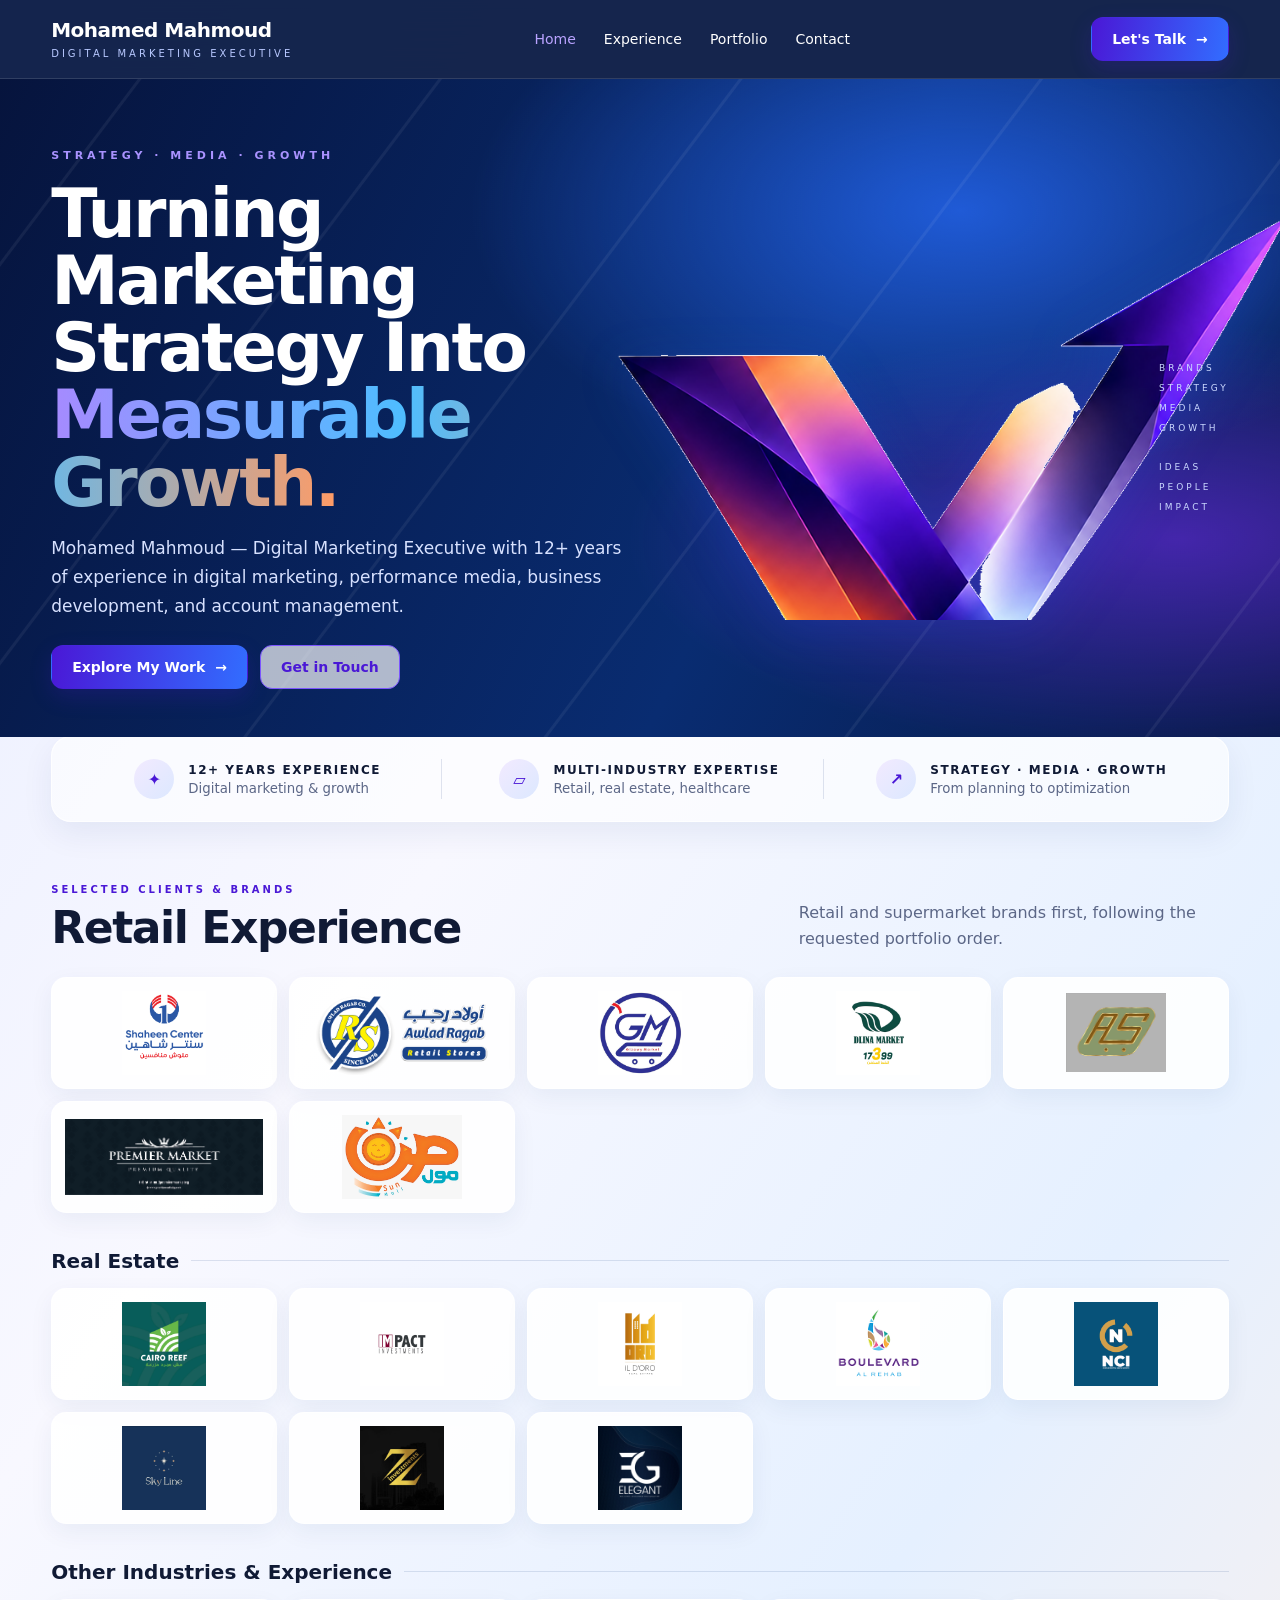
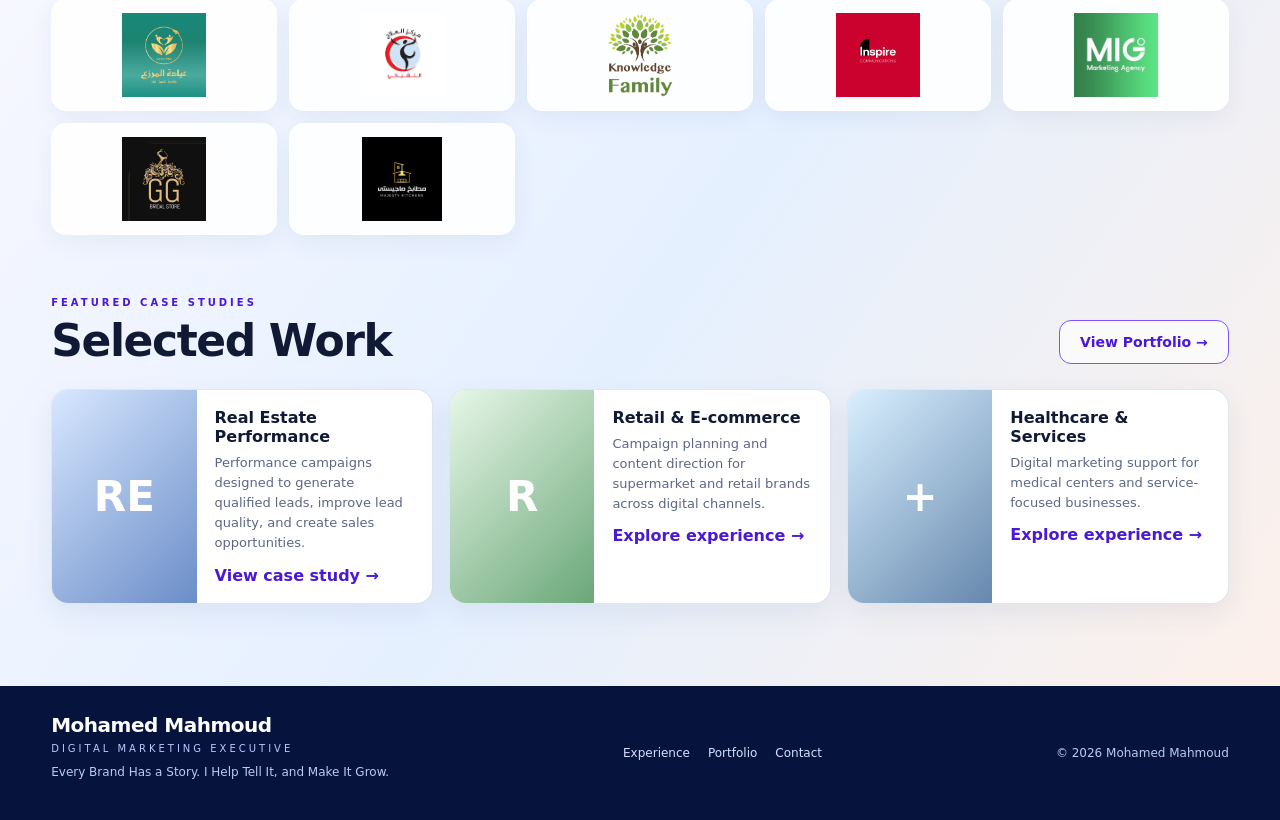
<file: index.html>
<!doctype html><html lang="en"><head><meta charset="utf-8"><meta name="viewport" content="width=device-width, initial-scale=1"><meta name="description" content="Mohamed Mahmoud — Digital Marketing Executive with 12+ years of experience across retail, real estate, healthcare and more."><title>Home | Mohamed Mahmoud</title><link rel="stylesheet" href="assets/styles.css"></head><body><header class="topbar"><div class="wrap nav"><a class="identity" href="index.html"><strong>Mohamed Mahmoud</strong><span>Digital Marketing Executive</span></a><nav class="navlinks"><a class="active" href="index.html">Home</a><a class="" href="experience.html">Experience</a><a class="" href="portfolio.html">Portfolio</a><a class="" href="contact.html">Contact</a></nav><a class="btn btn-primary" href="contact.html">Let's Talk <span>→</span></a><button class="mobile-toggle" aria-expanded="false" aria-label="Open navigation">☰</button></div></header>
<main>
<section class="hero"><div class="wrap hero-grid"><div class="hero-copy"><div class="eyebrow">Strategy · Media · Growth</div><h1>Turning Marketing Strategy Into <span class="grad">Measurable Growth.</span></h1><p>Mohamed Mahmoud — Digital Marketing Executive with 12+ years of experience in digital marketing, performance media, business development, and account management.</p><div class="actions"><a class="btn btn-primary" href="portfolio.html">Explore My Work <span>→</span></a><a class="btn btn-outline" href="contact.html">Get in Touch</a></div></div><div class="hero-art" aria-label="Decorative V brand mark"><img class="v-symbol" src="assets/verse-v-symbol.png" alt="Decorative V symbol in the original purple, blue and orange brand colors"><div class="sidewords">BRANDS<br>STRATEGY<br>MEDIA<br>GROWTH<br><br>IDEAS<br>PEOPLE<br>IMPACT</div></div></div></section>
<div class="wrap"><div class="stats"><div class="stat"><div class="stat-icon">✦</div><div><strong>12+ Years Experience</strong><small>Digital marketing & growth</small></div></div><div class="stat"><div class="stat-icon">▱</div><div><strong>Multi-Industry Expertise</strong><small>Retail, real estate, healthcare</small></div></div><div class="stat"><div class="stat-icon">↗</div><div><strong>Strategy · Media · Growth</strong><small>From planning to optimization</small></div></div></div></div>
<section class="section"><div class="wrap"><div class="section-head"><div><div class="section-kicker">Selected clients & brands</div><h2>Retail Experience</h2></div><p>Retail and supermarket brands first, following the requested portfolio order.</p></div><div class="brand-grid">
<div class="brand-card"><img src="assets/shaheen-center.png" alt="Shaheen Center — original supplied logo"></div><div class="brand-card "><img src="assets/awlad-ragab.gif" alt="Awlad Ragab"></div><div class="brand-card "><img src="assets/gizawy-market.jpg" alt="Gizawy Market"></div><div class="brand-card "><img src="assets/dlina-market.jpg" alt="Dlina Market"></div><div class="brand-card"><img src="assets/abu-saleh.jpg" alt="Abu Saleh — supplied original logo"></div><div class="brand-card"><img src="assets/premier-market.jpg" alt="Premier Market — supplied original logo"></div><div class="brand-card"><img src="assets/sun-mall.jpg" alt="Sun Mall — supplied original logo"></div></div><div class="subsection"><h3>Real Estate</h3><div class="brand-grid"><div class="brand-card "><img src="assets/cairo-reef.jpg" alt="Cairo Reef"></div><div class="brand-card "><img src="assets/impact-investments.jpg" alt="Impact Investments"></div><div class="brand-card "><img src="assets/il-doro.jpg" alt="IL D’ORO Real Estate"></div><div class="brand-card"><img src="assets/boulevard-alrehab.png" alt="Boulevard Al Rehab — supplied original logo"></div><div class="brand-card "><img src="assets/nci.jpg" alt="NCI Real Estate"></div><div class="brand-card"><img src="assets/skyline.jpg" alt="Sky Line"></div><div class="brand-card"><img src="assets/z-investments.jpg" alt="Z Investments"></div><div class="brand-card"><img src="assets/elegant-real-estate.jpg" alt="Elegant Real Estate"></div></div></div><div class="subsection"><h3>Other Industries & Experience</h3><div class="brand-grid"><div class="brand-card "><img src="assets/almurazza-medical.jpg" alt="Al Murazza Medical Center"></div><div class="brand-card "><img src="assets/mandour-medical.jpg" alt="Mandour Medical Center"></div><div class="brand-card "><img src="assets/knowledge-family.png" alt="Knowledge Family"></div><div class="brand-card "><img src="assets/inspire-communications.png" alt="Inspire Communications"></div><div class="brand-card "><img src="assets/mig-marketing.jpg" alt="MIG Marketing Agency"></div><div class="brand-card "><img src="assets/gg-bridal-store.jpg" alt="GG Bridal Store"></div><div class="brand-card "><img src="assets/majesty-kitchens.png" alt="Majesty Kitchens"></div></div></div></div></section>
<section class="section" style="padding-top:0"><div class="wrap"><div class="section-head"><div><div class="section-kicker">Featured case studies</div><h2>Selected Work</h2></div><a class="btn btn-outline" href="portfolio.html">View Portfolio →</a></div><div class="work-grid"><article class="work-card"><div class="work-image">RE</div><div class="work-copy"><h3>Real Estate Performance</h3><p>Performance campaigns designed to generate qualified leads, improve lead quality, and create sales opportunities.</p><a class="arrow" href="portfolio.html#cairo-reef">View case study →</a></div></article><article class="work-card"><div class="work-image retail">R</div><div class="work-copy"><h3>Retail & E-commerce</h3><p>Campaign planning and content direction for supermarket and retail brands across digital channels.</p><a class="arrow" href="experience.html#retail">Explore experience →</a></div></article><article class="work-card"><div class="work-image health">+</div><div class="work-copy"><h3>Healthcare & Services</h3><p>Digital marketing support for medical centers and service-focused businesses.</p><a class="arrow" href="experience.html#other-industries">Explore experience →</a></div></article></div></div></section>
</main><footer class="footer"><div class="wrap footer-row"><div class="identity"><strong>Mohamed Mahmoud</strong><span>Digital Marketing Executive</span><p>Every Brand Has a Story. I Help Tell It, and Make It Grow.</p></div><nav class="footer-links"><a href="experience.html">Experience</a><a href="portfolio.html">Portfolio</a><a href="contact.html">Contact</a></nav><p>© <span data-year></span> Mohamed Mahmoud</p></div></footer><script src="assets/site.js"></script></body></html>
</file>
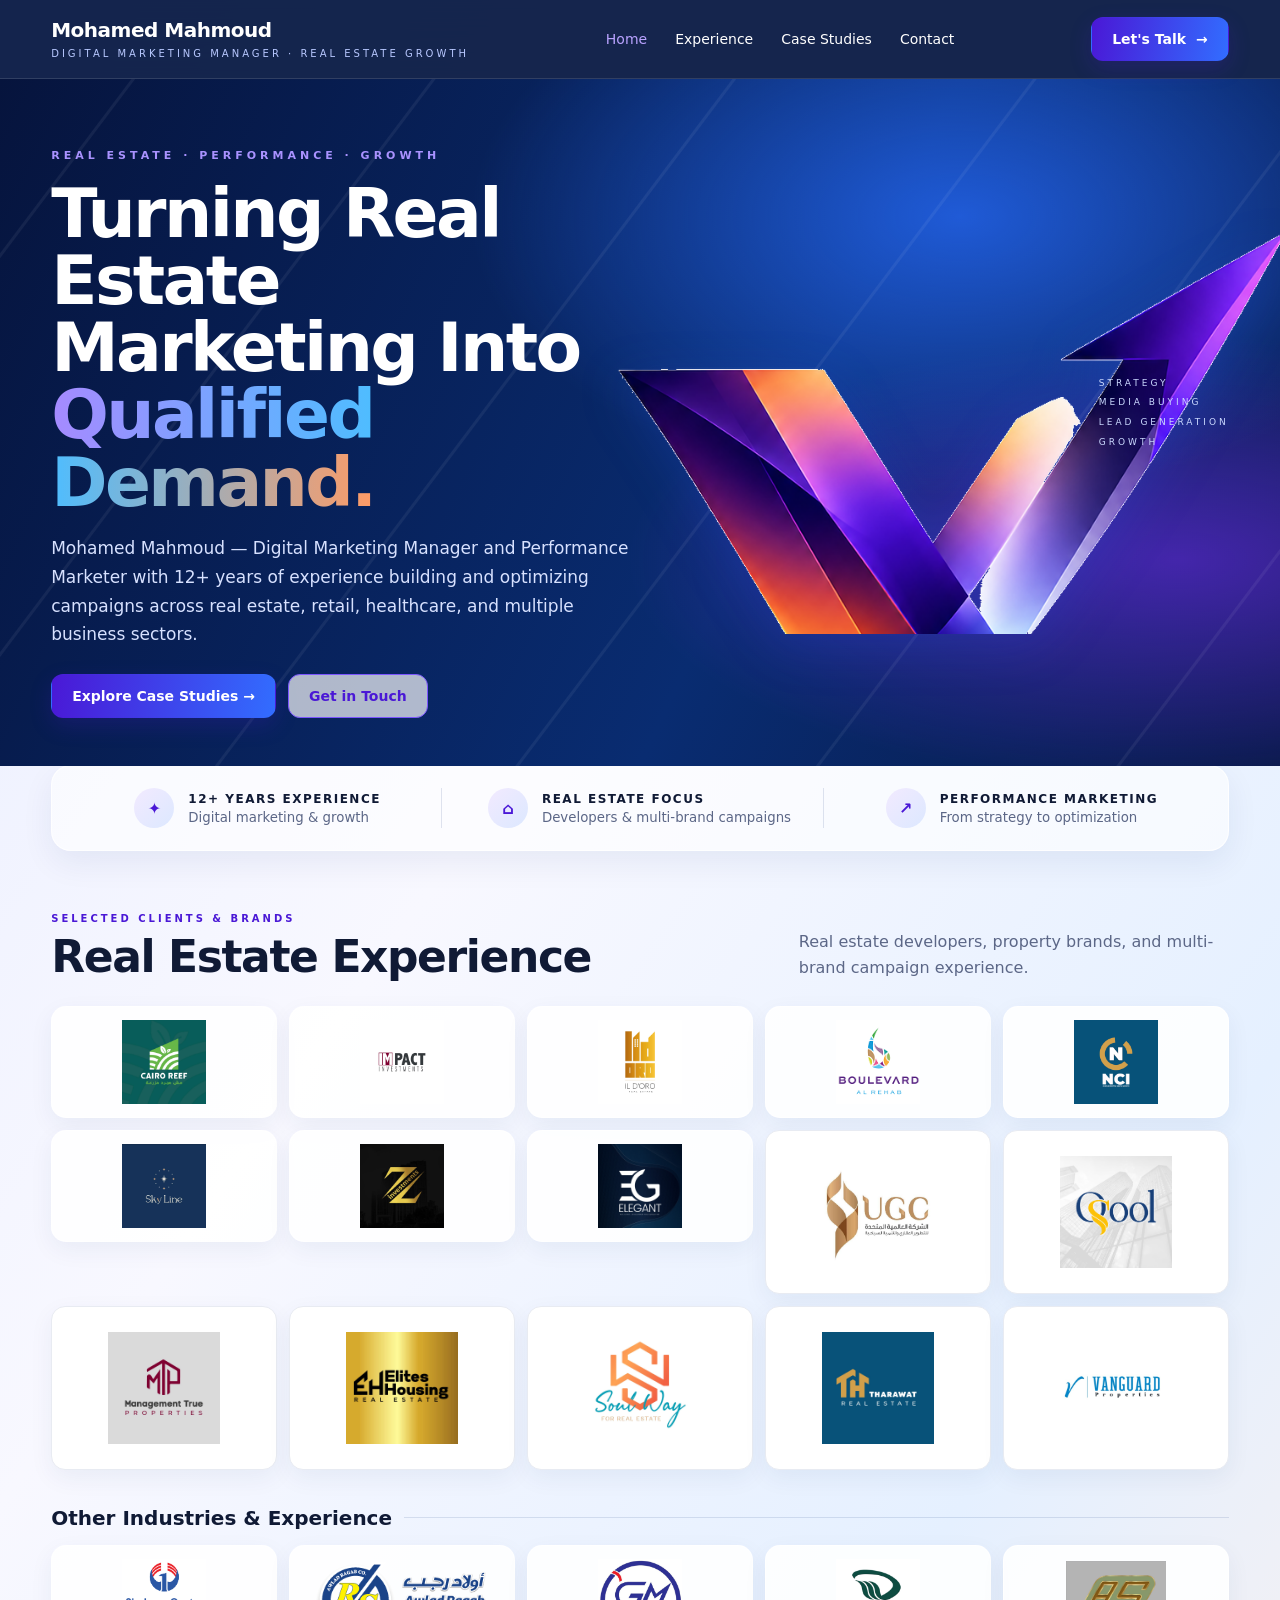
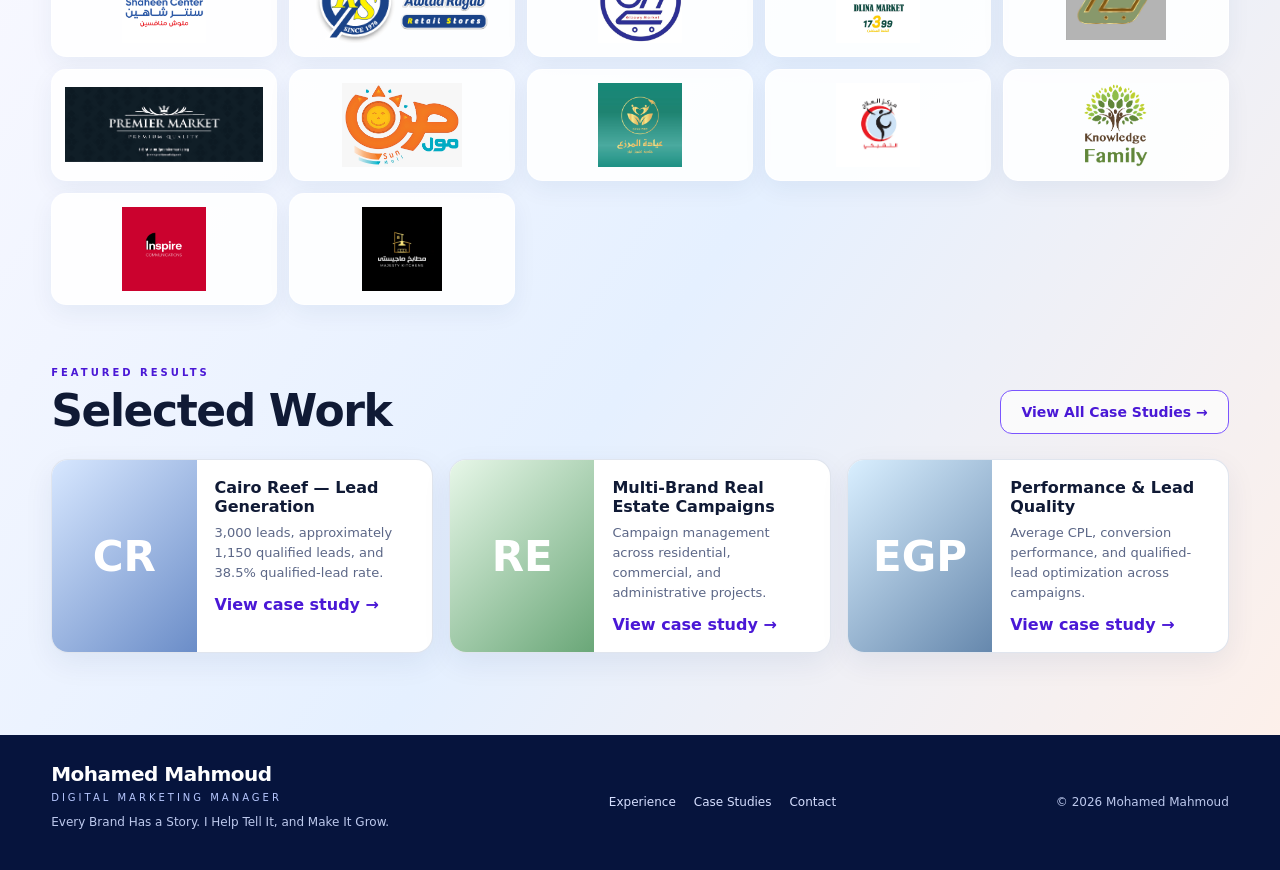
<file: real-estate/index.html>
<!doctype html>
<html lang="en"><head><meta charset="utf-8"><meta name="viewport" content="width=device-width, initial-scale=1"><meta name="description" content="Mohamed Mahmoud — Real Estate Performance Marketing Portfolio."><title>Real Estate Portfolio | Mohamed Mahmoud</title><link rel="stylesheet" href="../assets/styles.css"><link rel="stylesheet" href="portfolio.css"></head><body>
<header class="topbar"><div class="wrap nav"><a class="identity" href="index.html"><strong>Mohamed Mahmoud</strong><span>Digital Marketing Manager · Real Estate Growth</span></a><nav class="navlinks"><a class="active" href="index.html">Home</a><a href="experience.html">Experience</a><a href="experience.html#case-studies">Case Studies</a><a href="contact.html">Contact</a></nav><a class="btn btn-primary" href="contact.html">Let's Talk <span>→</span></a><button class="mobile-toggle" aria-expanded="false" aria-label="Open navigation">☰</button></div></header>
<main><section class="hero"><div class="wrap hero-grid"><div class="hero-copy"><div class="eyebrow">Real Estate · Performance · Growth</div><h1>Turning Real Estate Marketing Into <span class="grad">Qualified Demand.</span></h1><p>Mohamed Mahmoud — Digital Marketing Manager and Performance Marketer with 12+ years of experience building and optimizing campaigns across real estate, retail, healthcare, and multiple business sectors.</p><div class="actions"><a class="btn btn-primary" href="experience.html#case-studies">Explore Case Studies →</a><a class="btn btn-outline" href="contact.html">Get in Touch</a></div></div><div class="hero-art"><img class="v-symbol" src="../assets/verse-v-symbol.png" alt="VERSE visual identity"><div class="sidewords">STRATEGY<br>MEDIA BUYING<br>LEAD GENERATION<br>GROWTH</div></div></div></section>
<div class="wrap"><div class="stats"><div class="stat"><div class="stat-icon">✦</div><div><strong>12+ Years Experience</strong><small>Digital marketing & growth</small></div></div><div class="stat"><div class="stat-icon">⌂</div><div><strong>Real Estate Focus</strong><small>Developers & multi-brand campaigns</small></div></div><div class="stat"><div class="stat-icon">↗</div><div><strong>Performance Marketing</strong><small>From strategy to optimization</small></div></div></div></div>
<section class="section"><div class="wrap"><div class="section-head"><div><div class="section-kicker">Selected clients & brands</div><h2>Real Estate Experience</h2></div><p>Real estate developers, property brands, and multi-brand campaign experience.</p></div><div class="brand-grid">
<div class="brand-card"><img src="../assets/cairo-reef.jpg" alt="Cairo Reef"></div><div class="brand-card"><img src="../assets/impact-investments.jpg" alt="Impact Investments"></div><div class="brand-card"><img src="../assets/il-doro.jpg" alt="IL D'Oro"></div><div class="brand-card"><img src="../assets/boulevard-alrehab.png" alt="Boulevard Al Rehab"></div><div class="brand-card"><img src="../assets/nci.jpg" alt="NCI Real Estate"></div><div class="brand-card"><img src="../assets/skyline.jpg" alt="Sky Line"></div><div class="brand-card"><img src="../assets/z-investments.jpg" alt="Z Investments"></div><div class="brand-card"><img src="../assets/elegant-real-estate.jpg" alt="Elegant Real Estate"></div>

<div class="brand-card original-logo"><img src="../marketing/assets/UGC.jpg" alt="United Global Company — original supplied logo"></div>
<div class="brand-card original-logo"><img src="../marketing/assets/Osool.png" alt="Osool / Qool Real Estate — original supplied logo"></div>
<div class="brand-card original-logo"><img src="../marketing/assets/MT.jpg" alt="Management True Properties — original supplied logo"></div>
<div class="brand-card original-logo"><img src="../marketing/assets/Elites%20Housing.jpg" alt="Elites Housing — original supplied logo"></div>
<div class="brand-card original-logo"><img src="../marketing/assets/Soul%20Way.jpeg" alt="Soul Way for Real Estate — original supplied logo"></div>
<div class="brand-card original-logo"><img src="../marketing/assets/Tharawat.jpg" alt="Tharawat Real Estate — original supplied logo"></div>
<div class="brand-card original-logo"><img src="../marketing/assets/Vanguard.jpg" alt="Vanguard Properties — original supplied logo"></div>
</div><div class="subsection"><h3>Other Industries & Experience</h3><div class="brand-grid"><div class="brand-card"><img src="../assets/shaheen-center.png" alt="Shaheen Center"></div><div class="brand-card"><img src="../assets/awlad-ragab.gif" alt="Awlad Ragab"></div><div class="brand-card"><img src="../assets/gizawy-market.jpg" alt="Gizawy Market"></div><div class="brand-card"><img src="../assets/dlina-market.jpg" alt="Dlina Market"></div><div class="brand-card"><img src="../assets/abu-saleh.jpg" alt="Abu Saleh"></div><div class="brand-card"><img src="../assets/premier-market.jpg" alt="Premier Market"></div><div class="brand-card"><img src="../assets/sun-mall.jpg" alt="Sun Mall"></div><div class="brand-card"><img src="../assets/almurazza-medical.jpg" alt="Al Marza Medical Center"></div><div class="brand-card"><img src="../assets/mandour-medical.jpg" alt="Mandour Medical Center"></div><div class="brand-card"><img src="../assets/knowledge-family.png" alt="Knowledge Family"></div><div class="brand-card"><img src="../assets/inspire-communications.png" alt="Inspire Communications"></div><div class="brand-card"><img src="../assets/majesty-kitchens.png" alt="Majesty Kitchens"></div></div></div></div></section>
<section class="section" style="padding-top:0"><div class="wrap"><div class="section-head"><div><div class="section-kicker">Featured results</div><h2>Selected Work</h2></div><a class="btn btn-outline" href="experience.html#case-studies">View All Case Studies →</a></div><div class="work-grid"><article class="work-card"><div class="work-image">CR</div><div class="work-copy"><h3>Cairo Reef — Lead Generation</h3><p>3,000 leads, approximately 1,150 qualified leads, and 38.5% qualified-lead rate.</p><a class="arrow" href="experience.html#cairo-reef">View case study →</a></div></article><article class="work-card"><div class="work-image retail">RE</div><div class="work-copy"><h3>Multi-Brand Real Estate Campaigns</h3><p>Campaign management across residential, commercial, and administrative projects.</p><a class="arrow" href="experience.html#multi-brand">View case study →</a></div></article><article class="work-card"><div class="work-image health">EGP</div><div class="work-copy"><h3>Performance & Lead Quality</h3><p>Average CPL, conversion performance, and qualified-lead optimization across campaigns.</p><a class="arrow" href="experience.html#campaign-management">View case study →</a></div></article></div></div></section></main>
<footer class="footer"><div class="wrap footer-row"><div class="identity"><strong>Mohamed Mahmoud</strong><span>Digital Marketing Manager</span><p>Every Brand Has a Story. I Help Tell It, and Make It Grow.</p></div><nav class="footer-links"><a href="experience.html">Experience</a><a href="experience.html#case-studies">Case Studies</a><a href="contact.html">Contact</a></nav><p>© <span data-year></span> Mohamed Mahmoud</p></div></footer><script src="../assets/site.js"></script></body></html>
</file>
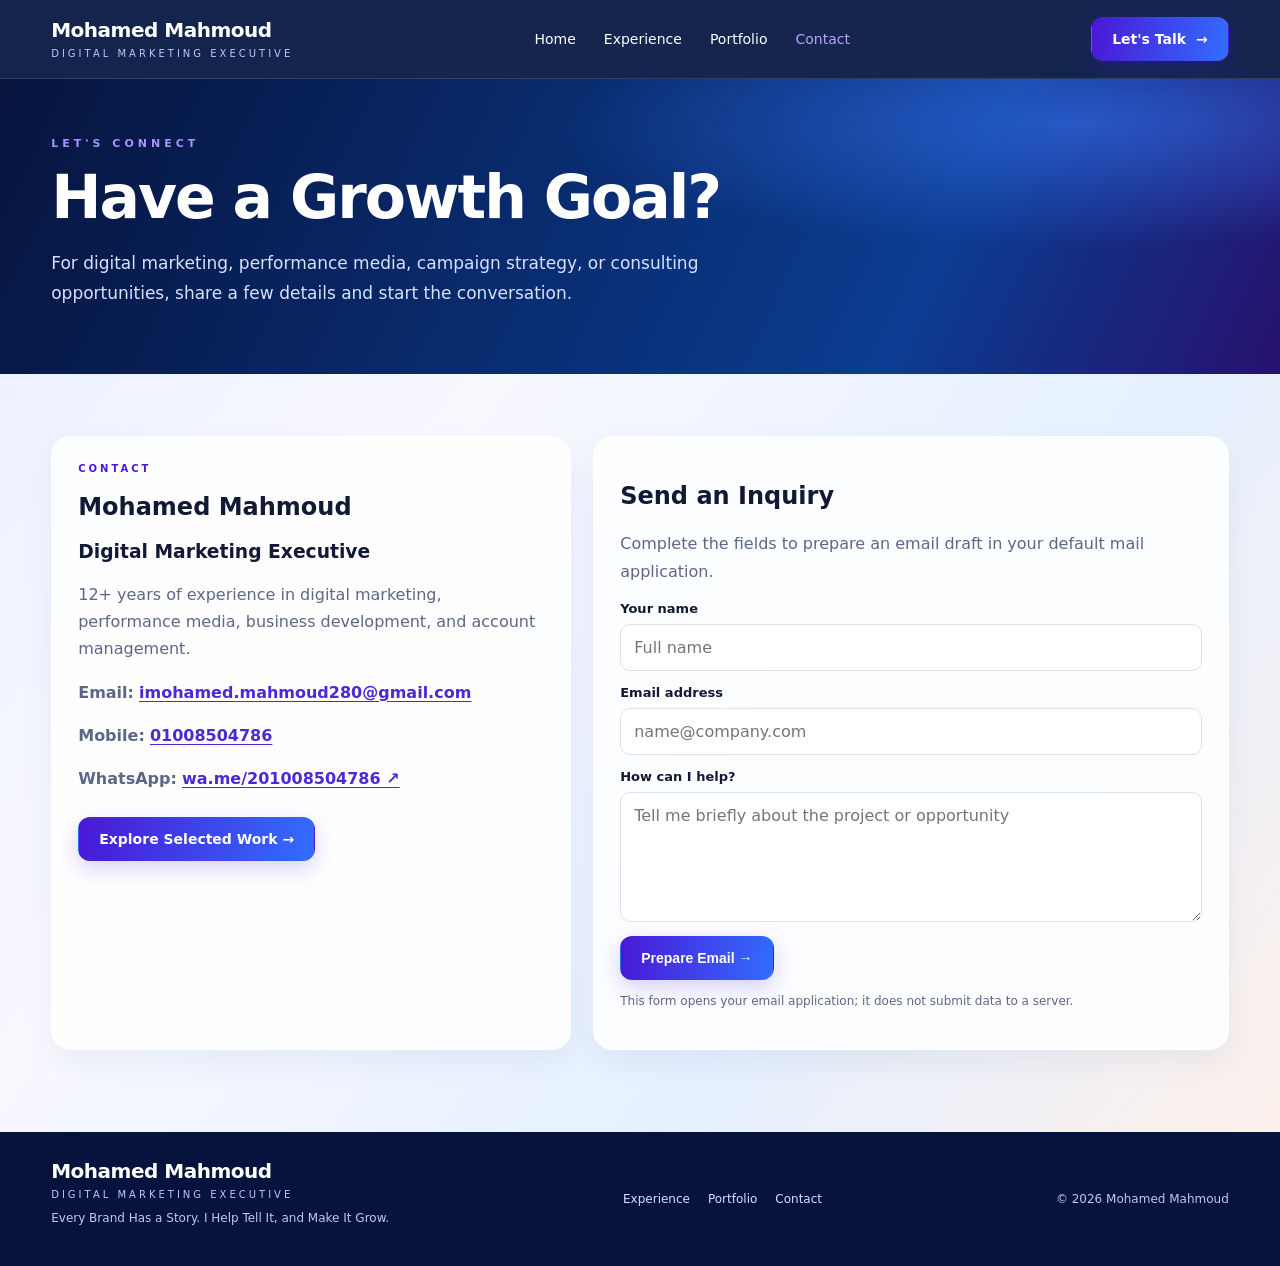
<file: contact.html>
<!doctype html><html lang="en"><head><meta charset="utf-8"><meta name="viewport" content="width=device-width, initial-scale=1"><meta name="description" content="Mohamed Mahmoud — Digital Marketing Executive with 12+ years of experience across retail, real estate, healthcare and more."><title>Contact | Mohamed Mahmoud</title><link rel="stylesheet" href="assets/styles.css"></head><body><header class="topbar"><div class="wrap nav"><a class="identity" href="index.html"><strong>Mohamed Mahmoud</strong><span>Digital Marketing Executive</span></a><nav class="navlinks"><a class="" href="index.html">Home</a><a class="" href="experience.html">Experience</a><a class="" href="portfolio.html">Portfolio</a><a class="active" href="contact.html">Contact</a></nav><a class="btn btn-primary" href="contact.html">Let's Talk <span>→</span></a><button class="mobile-toggle" aria-expanded="false" aria-label="Open navigation">☰</button></div></header>
<main><section class="page-hero"><div class="wrap"><div class="eyebrow">Let's connect</div><h1>Have a Growth Goal?</h1><p>For digital marketing, performance media, campaign strategy, or consulting opportunities, share a few details and start the conversation.</p></div></section>
<section class="section"><div class="wrap contact-grid"><div class="content-panel"><div class="section-kicker">Contact</div><h2>Mohamed Mahmoud</h2><h3>Digital Marketing Executive</h3><p class="contact-note">12+ years of experience in digital marketing, performance media, business development, and account management.</p><p class="contact-note"><strong>Email:</strong> <a href="mailto:imohamed.mahmoud280@gmail.com">imohamed.mahmoud280@gmail.com</a></p>
<p class="contact-note"><strong>Mobile:</strong> <a href="tel:+201008504786">01008504786</a></p>
<p class="contact-note"><strong>WhatsApp:</strong> <a href="https://wa.me/201008504786" target="_blank" rel="noopener">wa.me/201008504786 ↗</a></p><div class="actions"><a class="btn btn-primary" href="portfolio.html">Explore Selected Work →</a></div></div>
<div class="content-panel"><h2>Send an Inquiry</h2><p class="contact-note">Complete the fields to prepare an email draft in your default mail application.</p><form data-contact-form><div class="field"><label for="name">Your name</label><input id="name" name="name" required placeholder="Full name"></div><div class="field"><label for="email">Email address</label><input id="email" name="email" type="email" required placeholder="name@company.com"></div><div class="field"><label for="message">How can I help?</label><textarea id="message" name="message" required placeholder="Tell me briefly about the project or opportunity"></textarea></div><button class="btn btn-primary" type="submit">Prepare Email →</button><p class="notice">This form opens your email application; it does not submit data to a server.</p></form></div></div></section></main><footer class="footer"><div class="wrap footer-row"><div class="identity"><strong>Mohamed Mahmoud</strong><span>Digital Marketing Executive</span><p>Every Brand Has a Story. I Help Tell It, and Make It Grow.</p></div><nav class="footer-links"><a href="experience.html">Experience</a><a href="portfolio.html">Portfolio</a><a href="contact.html">Contact</a></nav><p>© <span data-year></span> Mohamed Mahmoud</p></div></footer><script src="assets/site.js"></script></body></html>
</file>
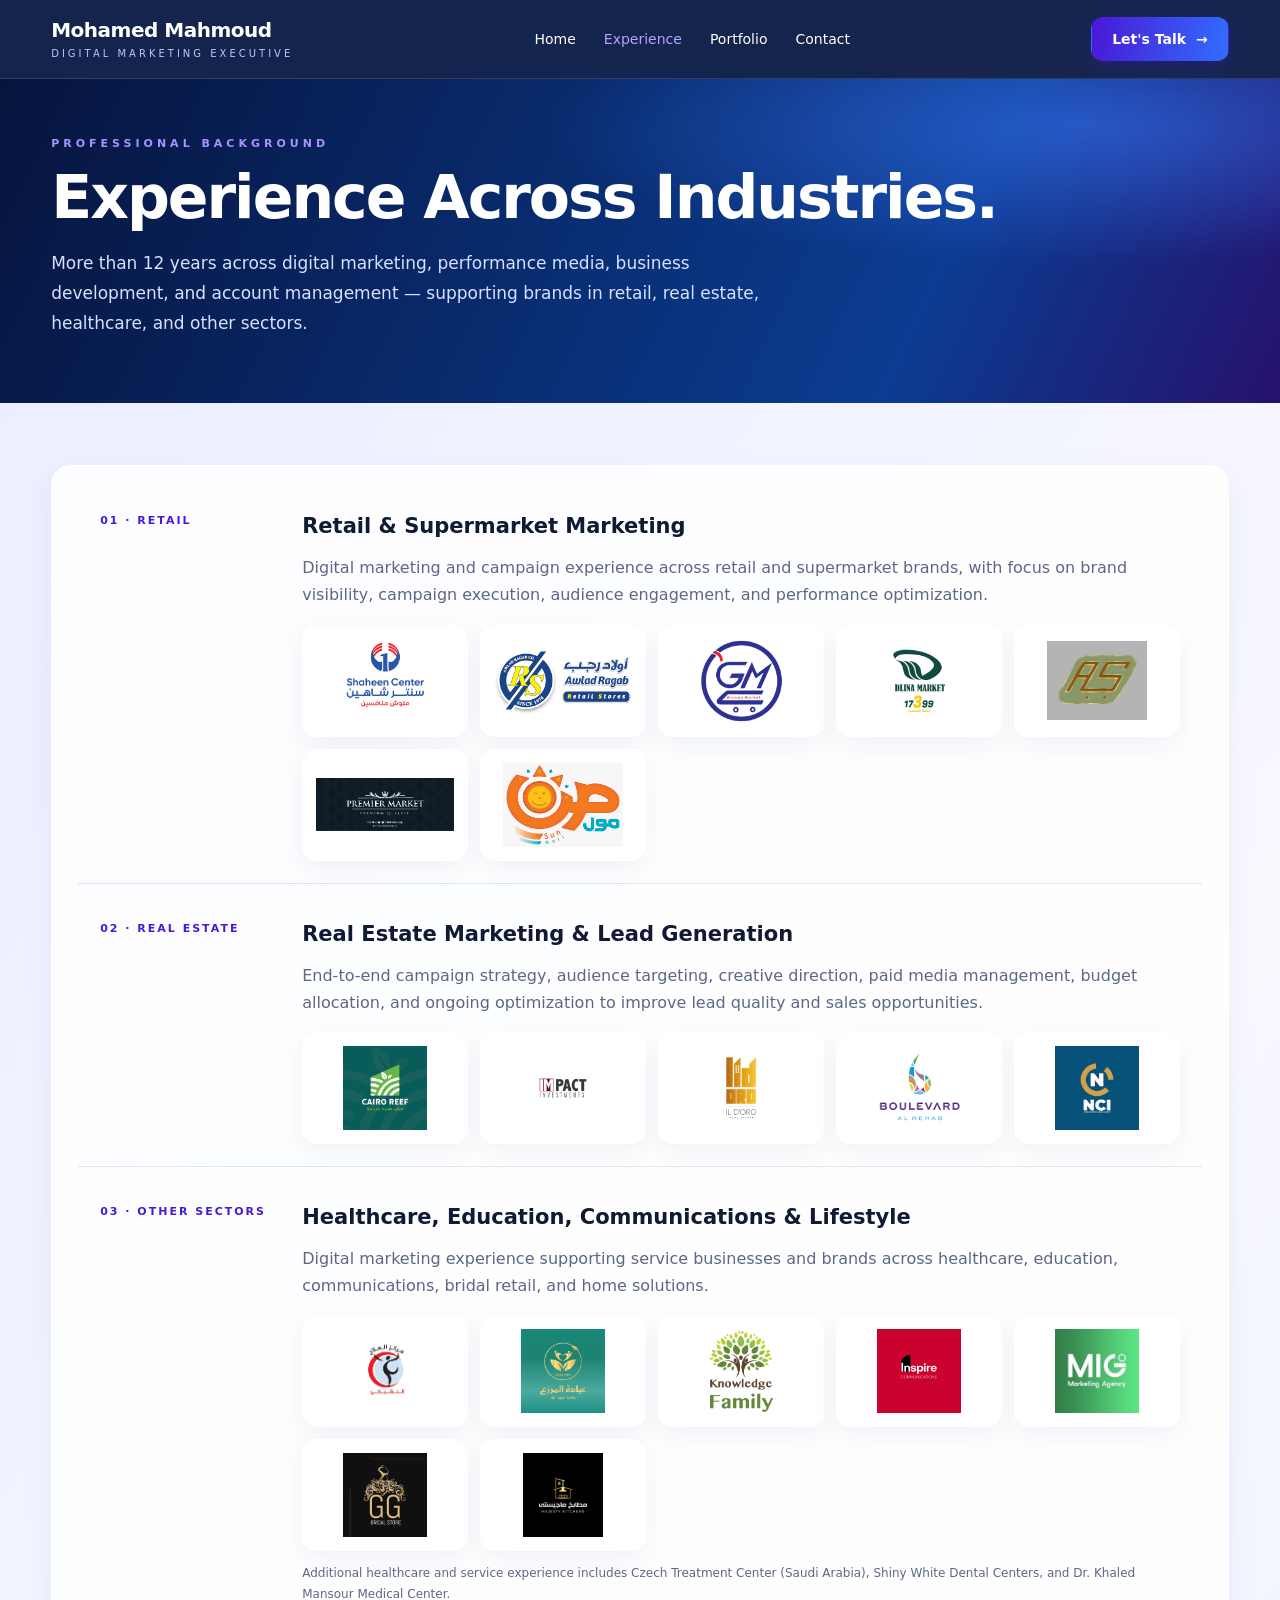
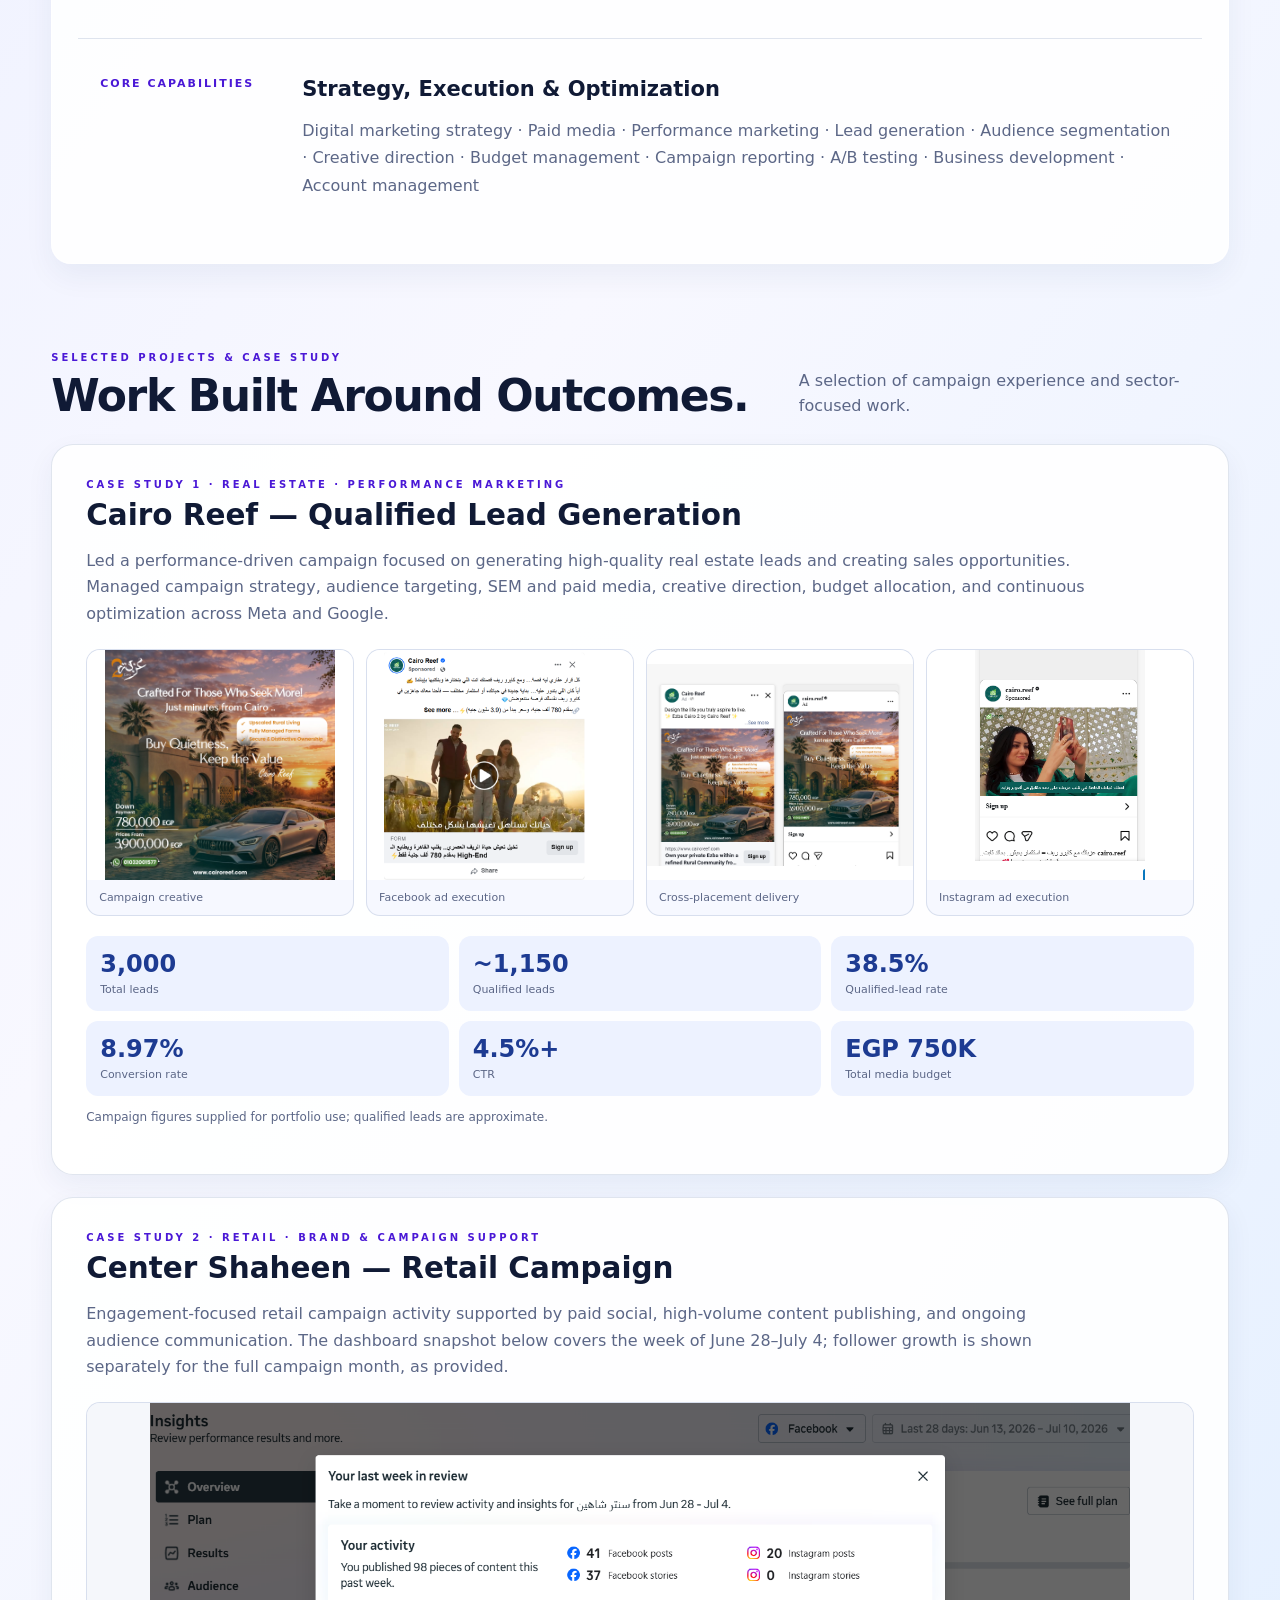
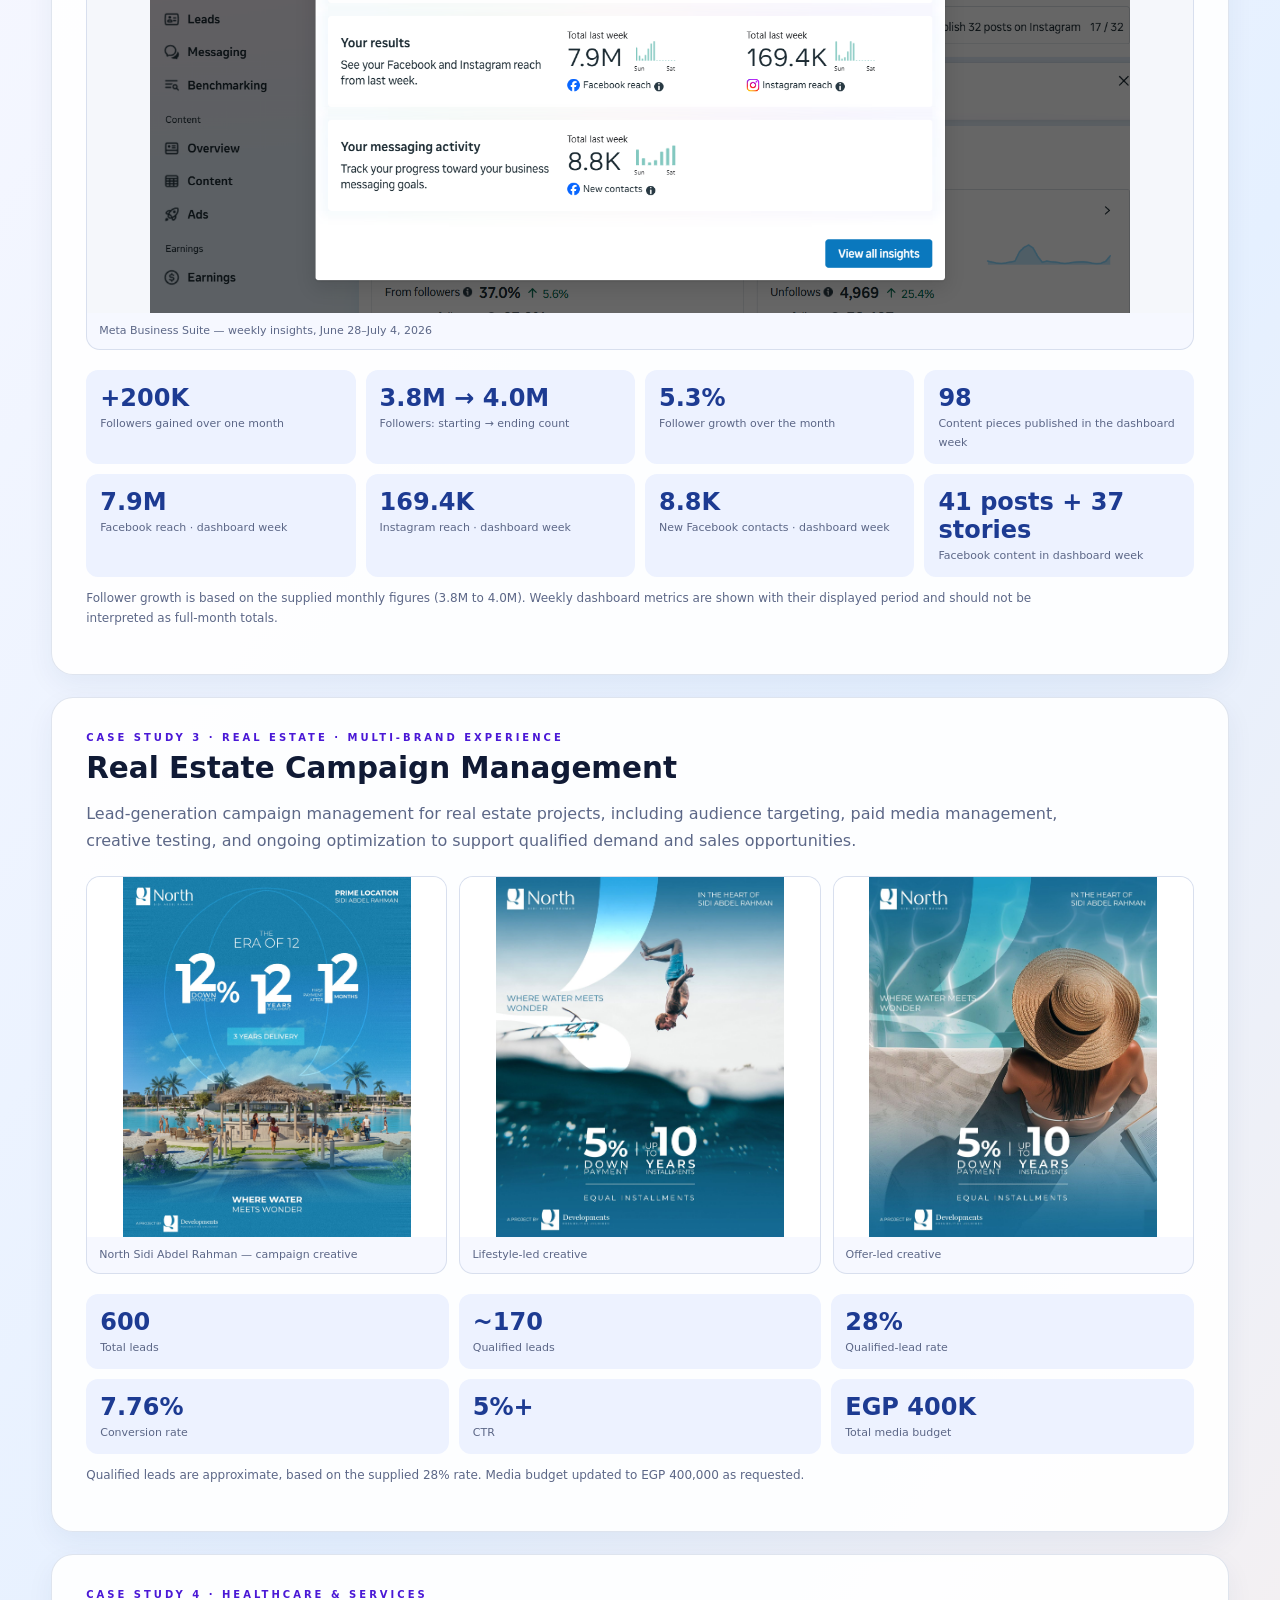
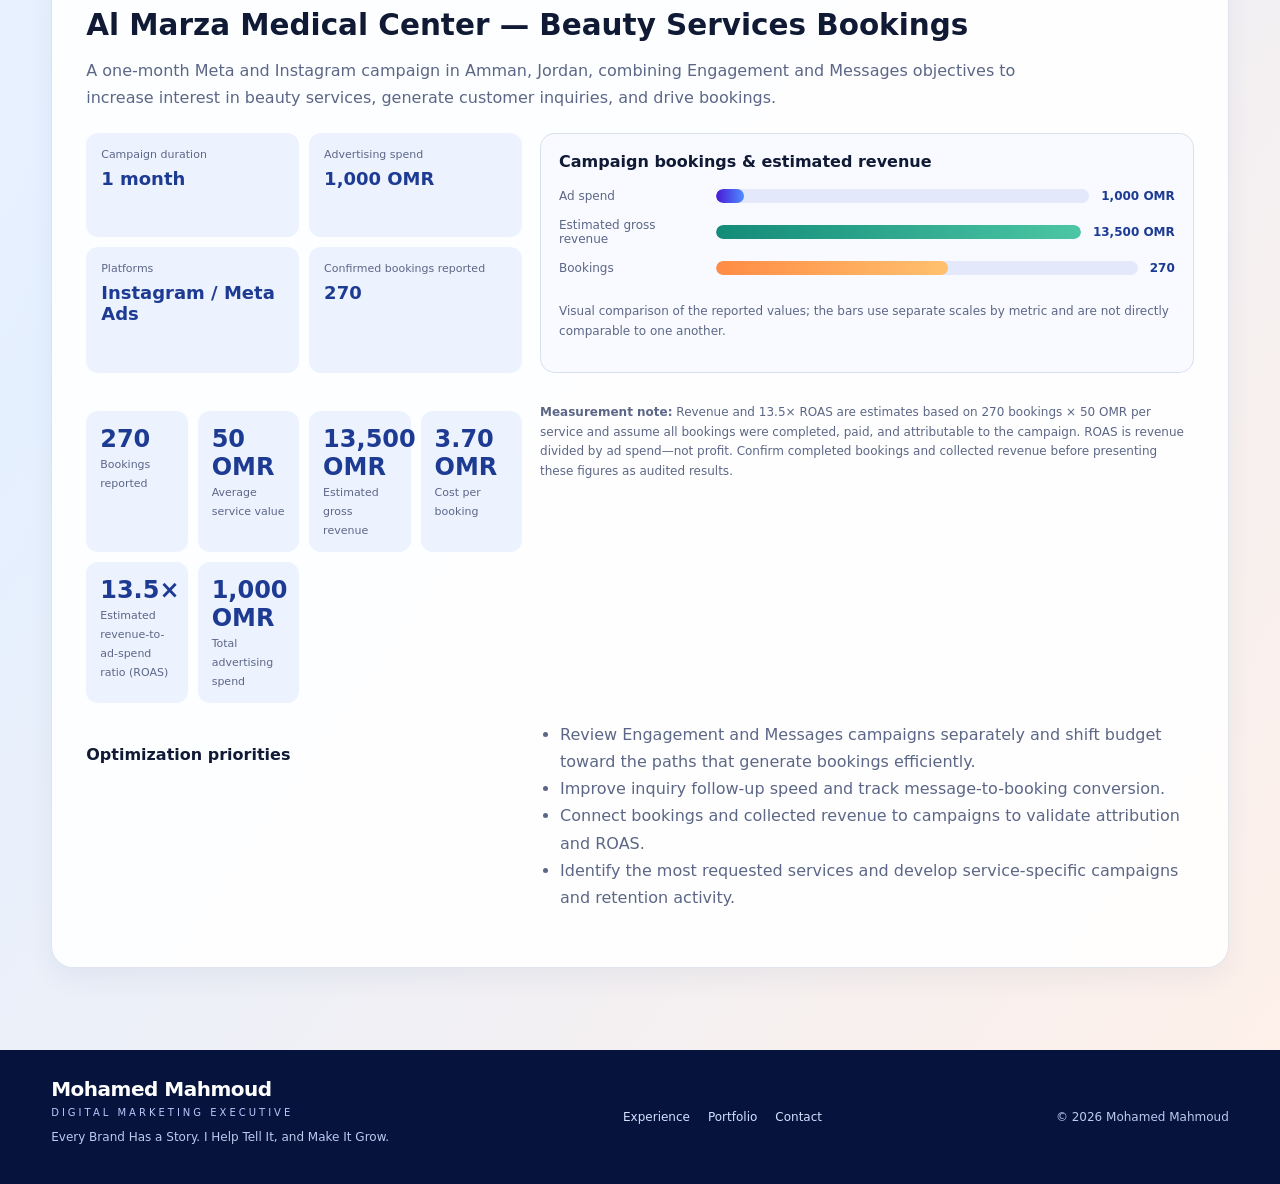
<file: experience.html>
<!doctype html>
<html lang="en"><head><meta charset="utf-8"><meta name="viewport" content="width=device-width, initial-scale=1"><meta name="description" content="Mohamed Mahmoud — Digital Marketing Executive with 12+ years of experience across retail, real estate, healthcare and more."><title>Experience & Case Studies | Mohamed Mahmoud</title><link rel="stylesheet" href="assets/styles.css"></head><body>
<header class="topbar"><div class="wrap nav"><a class="identity" href="index.html"><strong>Mohamed Mahmoud</strong><span>Digital Marketing Executive</span></a><nav class="navlinks"><a href="index.html">Home</a><a class="active" href="experience.html">Experience</a><a href="portfolio.html">Portfolio</a><a href="contact.html">Contact</a></nav><a class="btn btn-primary" href="contact.html">Let's Talk <span>→</span></a><button class="mobile-toggle" aria-expanded="false" aria-label="Open navigation">☰</button></div></header>
<main>
<section class="page-hero"><div class="wrap"><div class="eyebrow">Professional background</div><h1>Experience Across Industries.</h1><p>More than 12 years across digital marketing, performance media, business development, and account management — supporting brands in retail, real estate, healthcare, and other sectors.</p></div></section>
<section class="section"><div class="wrap"><div class="content-panel timeline">
<div class="timeline-item" id="retail"><div class="timeline-label">01 · Retail</div><div><h3>Retail & Supermarket Marketing</h3><p>Digital marketing and campaign experience across retail and supermarket brands, with focus on brand visibility, campaign execution, audience engagement, and performance optimization.</p><div class="brand-grid"><div class="brand-card"><img src="assets/shaheen-center.png" alt="Shaheen Center"></div><div class="brand-card"><img src="assets/awlad-ragab.gif" alt="Awlad Ragab"></div><div class="brand-card"><img src="assets/gizawy-market.jpg" alt="Gizawy Market"></div><div class="brand-card"><img src="assets/dlina-market.jpg" alt="Dlina Market"></div><div class="brand-card"><img src="assets/abu-saleh.jpg" alt="Abu Saleh"></div><div class="brand-card"><img src="assets/premier-market.jpg" alt="Premier Market"></div><div class="brand-card"><img src="assets/sun-mall.jpg" alt="Sun Mall"></div></div></div></div>
<div class="timeline-item" id="real-estate"><div class="timeline-label">02 · Real Estate</div><div><h3>Real Estate Marketing & Lead Generation</h3><p>End-to-end campaign strategy, audience targeting, creative direction, paid media management, budget allocation, and ongoing optimization to improve lead quality and sales opportunities.</p><div class="brand-grid"><div class="brand-card"><img src="assets/cairo-reef.jpg" alt="Cairo Reef"></div><div class="brand-card"><img src="assets/impact-investments.jpg" alt="Impact Investments"></div><div class="brand-card"><img src="assets/il-doro.jpg" alt="IL D’ORO"></div><div class="brand-card"><img src="assets/boulevard-alrehab.png" alt="Boulevard Al Rehab"></div><div class="brand-card"><img src="assets/nci.jpg" alt="NCI Real Estate"></div></div></div></div>
<div class="timeline-item" id="other-industries"><div class="timeline-label">03 · Other sectors</div><div><h3>Healthcare, Education, Communications & Lifestyle</h3><p>Digital marketing experience supporting service businesses and brands across healthcare, education, communications, bridal retail, and home solutions.</p><div class="brand-grid"><div class="brand-card"><img src="assets/mandour-medical.jpg" alt="Mandour Medical Center"></div><div class="brand-card"><img src="assets/almurazza-medical.jpg" alt="Al Marza Medical Center"></div><div class="brand-card"><img src="assets/knowledge-family.png" alt="Knowledge Family"></div><div class="brand-card"><img src="assets/inspire-communications.png" alt="Inspire Communications"></div><div class="brand-card"><img src="assets/mig-marketing.jpg" alt="MIG Marketing Agency"></div><div class="brand-card"><img src="assets/gg-bridal-store.jpg" alt="GG Bridal Store"></div><div class="brand-card"><img src="assets/majesty-kitchens.png" alt="Majesty Kitchens"></div></div><p class="notice">Additional healthcare and service experience includes Czech Treatment Center (Saudi Arabia), Shiny White Dental Centers, and Dr. Khaled Mansour Medical Center.</p></div></div>
<div class="timeline-item"><div class="timeline-label">Core capabilities</div><div><h3>Strategy, Execution & Optimization</h3><p>Digital marketing strategy · Paid media · Performance marketing · Lead generation · Audience segmentation · Creative direction · Budget management · Campaign reporting · A/B testing · Business development · Account management</p></div></div>
</div></div></section>
<section class="section outcomes-section" id="case-studies"><div class="wrap"><div class="section-head"><div><div class="section-kicker">Selected projects &amp; Case Study</div><h2>Work Built Around Outcomes.</h2></div><p>A selection of campaign experience and sector-focused work.</p></div>
<div class="case-stack">
<article class="case-card case-wide" id="cairo-reef"><div class="section-kicker">Case Study 1 · Real estate · Performance marketing</div><h3>Cairo Reef — Qualified Lead Generation</h3><p>Led a performance-driven campaign focused on generating high-quality real estate leads and creating sales opportunities. Managed campaign strategy, audience targeting, SEM and paid media, creative direction, budget allocation, and continuous optimization across Meta and Google.</p><div class="campaign-gallery gallery-four"><figure><img src="assets/cairo-reef-campaign-creative.jpeg" alt="Cairo Reef Ezba Cairo 2 campaign creative"><figcaption>Campaign creative</figcaption></figure><figure><img src="assets/cairo-reef-facebook-ad.png" alt="Cairo Reef Facebook lead-generation ad"><figcaption>Facebook ad execution</figcaption></figure><figure><img src="assets/cairo-reef-ad-placements.png" alt="Cairo Reef campaign placements"><figcaption>Cross-placement delivery</figcaption></figure><figure><img src="assets/cairo-reef-instagram-ad.png" alt="Cairo Reef Instagram sponsored ad"><figcaption>Instagram ad execution</figcaption></figure></div><div class="metric-grid"><div class="metric"><strong>3,000</strong><span>Total leads</span></div><div class="metric"><strong>~1,150</strong><span>Qualified leads</span></div><div class="metric"><strong>38.5%</strong><span>Qualified-lead rate</span></div><div class="metric"><strong>8.97%</strong><span>Conversion rate</span></div><div class="metric"><strong>4.5%+</strong><span>CTR</span></div><div class="metric"><strong>EGP 750K</strong><span>Total media budget</span></div></div><p class="notice">Campaign figures supplied for portfolio use; qualified leads are approximate.</p></article>
<article class="case-card case-wide" id="center-shaheen"><div class="section-kicker">Case Study 2 · Retail · Brand &amp; campaign support</div><h3>Center Shaheen — Retail Campaign</h3><p>Engagement-focused retail campaign activity supported by paid social, high-volume content publishing, and ongoing audience communication. The dashboard snapshot below covers the week of June 28–July 4; follower growth is shown separately for the full campaign month, as provided.</p><div class="campaign-gallery gallery-one"><figure><img src="assets/shaheen-weekly-insights.png" alt="Center Shaheen Meta Business Suite weekly insights showing reach and messaging activity"><figcaption>Meta Business Suite — weekly insights, June 28–July 4, 2026</figcaption></figure></div><div class="metric-grid metric-grid-4"><div class="metric"><strong>+200K</strong><span>Followers gained over one month</span></div><div class="metric"><strong>3.8M → 4.0M</strong><span>Followers: starting → ending count</span></div><div class="metric"><strong>5.3%</strong><span>Follower growth over the month</span></div><div class="metric"><strong>98</strong><span>Content pieces published in the dashboard week</span></div><div class="metric"><strong>7.9M</strong><span>Facebook reach · dashboard week</span></div><div class="metric"><strong>169.4K</strong><span>Instagram reach · dashboard week</span></div><div class="metric"><strong>8.8K</strong><span>New Facebook contacts · dashboard week</span></div><div class="metric"><strong>41 posts + 37 stories</strong><span>Facebook content in dashboard week</span></div></div><p class="notice">Follower growth is based on the supplied monthly figures (3.8M to 4.0M). Weekly dashboard metrics are shown with their displayed period and should not be interpreted as full-month totals.</p></article>
<article class="case-card case-wide" id="real-estate-management"><div class="section-kicker">Case Study 3 · Real estate · Multi-brand experience</div><h3>Real Estate Campaign Management</h3><p>Lead-generation campaign management for real estate projects, including audience targeting, paid media management, creative testing, and ongoing optimization to support qualified demand and sales opportunities.</p><div class="campaign-gallery gallery-three"><figure><img src="assets/real-estate-case-1.jpg" alt="North Sidi Abdel Rahman real estate campaign creative showing 12 percent down payment and installment terms"><figcaption>North Sidi Abdel Rahman — campaign creative</figcaption></figure><figure><img src="assets/real-estate-case-2.jpeg" alt="North Sidi Abdel Rahman lifestyle campaign creative"><figcaption>Lifestyle-led creative</figcaption></figure><figure><img src="assets/real-estate-case-3.jpeg" alt="North Sidi Abdel Rahman campaign creative showing payment offer"><figcaption>Offer-led creative</figcaption></figure></div><div class="metric-grid"><div class="metric"><strong>600</strong><span>Total leads</span></div><div class="metric"><strong>~170</strong><span>Qualified leads</span></div><div class="metric"><strong>28%</strong><span>Qualified-lead rate</span></div><div class="metric"><strong>7.76%</strong><span>Conversion rate</span></div><div class="metric"><strong>5%+</strong><span>CTR</span></div><div class="metric"><strong>EGP 400K</strong><span>Total media budget</span></div></div><p class="notice">Qualified leads are approximate, based on the supplied 28% rate. Media budget updated to EGP 400,000 as requested.</p></article>
<article class="case-card case-wide" id="al-marza"><div class="section-kicker">Case Study 4 · Healthcare &amp; services</div><h3>Al Marza Medical Center — Beauty Services Bookings</h3><p>A one-month Meta and Instagram campaign in Amman, Jordan, combining Engagement and Messages objectives to increase interest in beauty services, generate customer inquiries, and drive bookings.</p><div class="report-summary"><div class="report-facts"><div><span>Campaign duration</span><strong>1 month</strong></div><div><span>Advertising spend</span><strong>1,000 OMR</strong></div><div><span>Platforms</span><strong>Instagram / Meta Ads</strong></div><div><span>Confirmed bookings reported</span><strong>270</strong></div></div><div class="chart-panel"><h4>Campaign bookings &amp; estimated revenue</h4><div class="bar-chart" role="img" aria-label="Advertising spend 1000 Omani rials compared with estimated gross revenue 13500 Omani rials"><div class="bar-row"><span>Ad spend</span><div class="bar-track"><div class="bar bar-spend"></div></div><strong>1,000 OMR</strong></div><div class="bar-row"><span>Estimated gross revenue</span><div class="bar-track"><div class="bar bar-revenue"></div></div><strong>13,500 OMR</strong></div><div class="bar-row"><span>Bookings</span><div class="bar-track"><div class="bar bar-bookings"></div></div><strong>270</strong></div><p class="notice">Visual comparison of the reported values; the bars use separate scales by metric and are not directly comparable to one another.</p></div></div><div class="metric-grid metric-grid-4"><div class="metric"><strong>270</strong><span>Bookings reported</span></div><div class="metric"><strong>50 OMR</strong><span>Average service value</span></div><div class="metric"><strong>13,500 OMR</strong><span>Estimated gross revenue</span></div><div class="metric"><strong>3.70 OMR</strong><span>Cost per booking</span></div><div class="metric"><strong>13.5×</strong><span>Estimated revenue-to-ad-spend ratio (ROAS)</span></div><div class="metric"><strong>1,000 OMR</strong><span>Total advertising spend</span></div></div><p class="notice"><strong>Measurement note:</strong> Revenue and 13.5× ROAS are estimates based on 270 bookings × 50 OMR per service and assume all bookings were completed, paid, and attributable to the campaign. ROAS is revenue divided by ad spend—not profit. Confirm completed bookings and collected revenue before presenting these figures as audited results.</p><h4 class="recommendation-title">Optimization priorities</h4><ul class="recommendations"><li>Review Engagement and Messages campaigns separately and shift budget toward the paths that generate bookings efficiently.</li><li>Improve inquiry follow-up speed and track message-to-booking conversion.</li><li>Connect bookings and collected revenue to campaigns to validate attribution and ROAS.</li><li>Identify the most requested services and develop service-specific campaigns and retention activity.</li></ul></article>
</div></div></section>
</main><footer class="footer"><div class="wrap footer-row"><div class="identity"><strong>Mohamed Mahmoud</strong><span>Digital Marketing Executive</span><p>Every Brand Has a Story. I Help Tell It, and Make It Grow.</p></div><nav class="footer-links"><a href="experience.html">Experience</a><a href="portfolio.html">Portfolio</a><a href="contact.html">Contact</a></nav><p>© <span data-year></span> Mohamed Mahmoud</p></div></footer><script src="assets/site.js"></script></body></html>
</file>
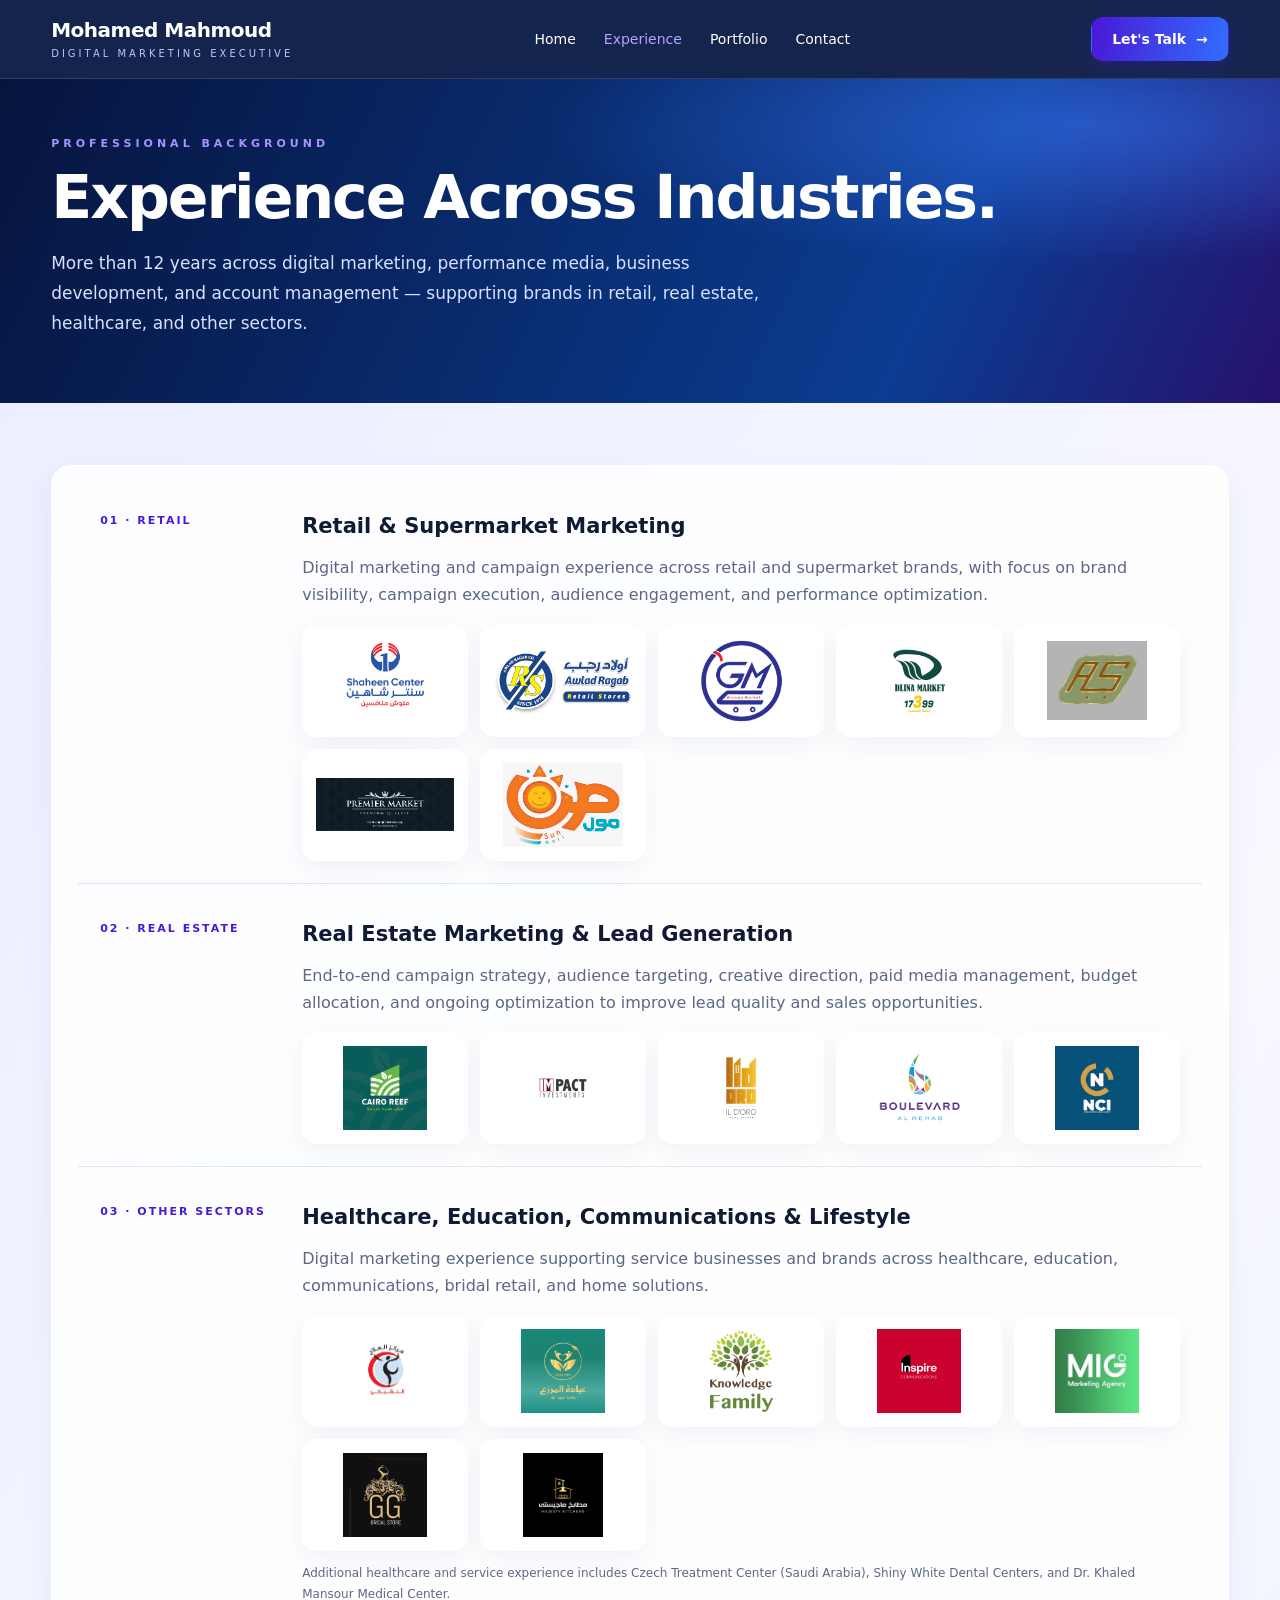
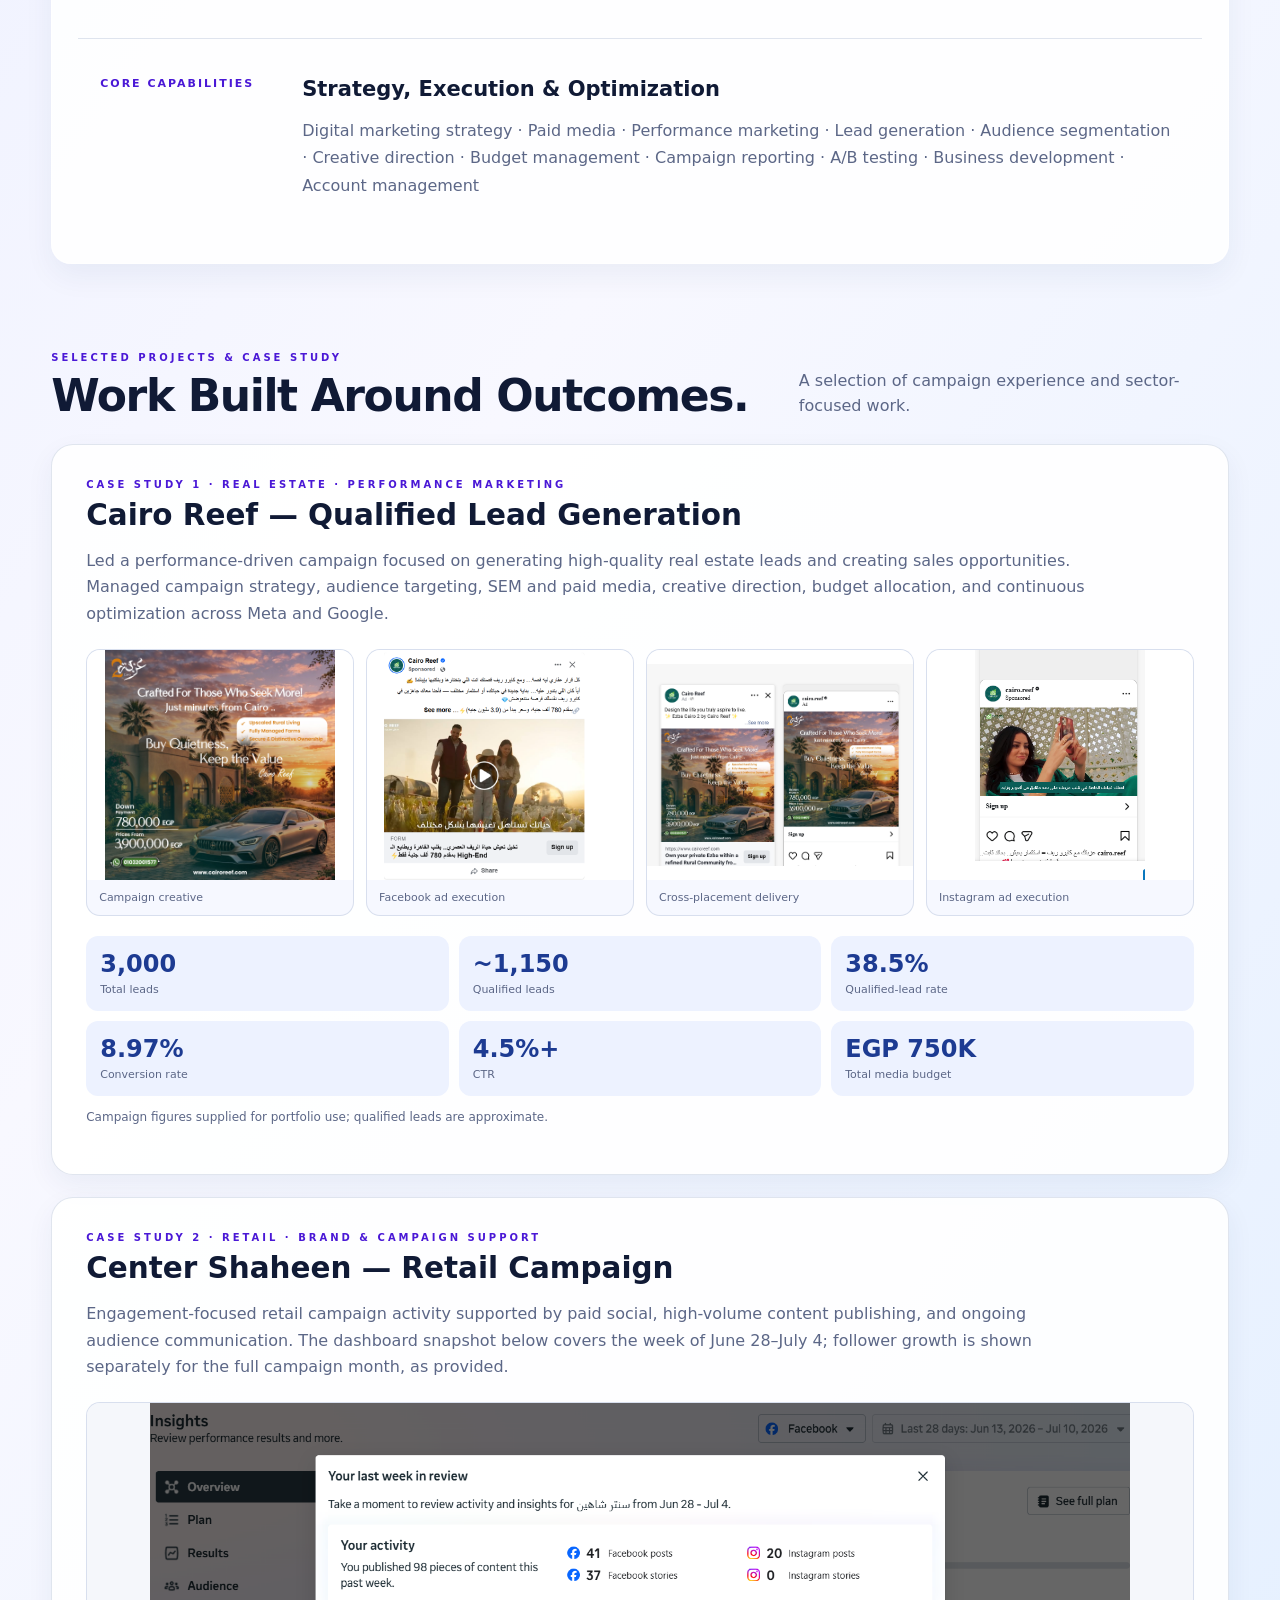
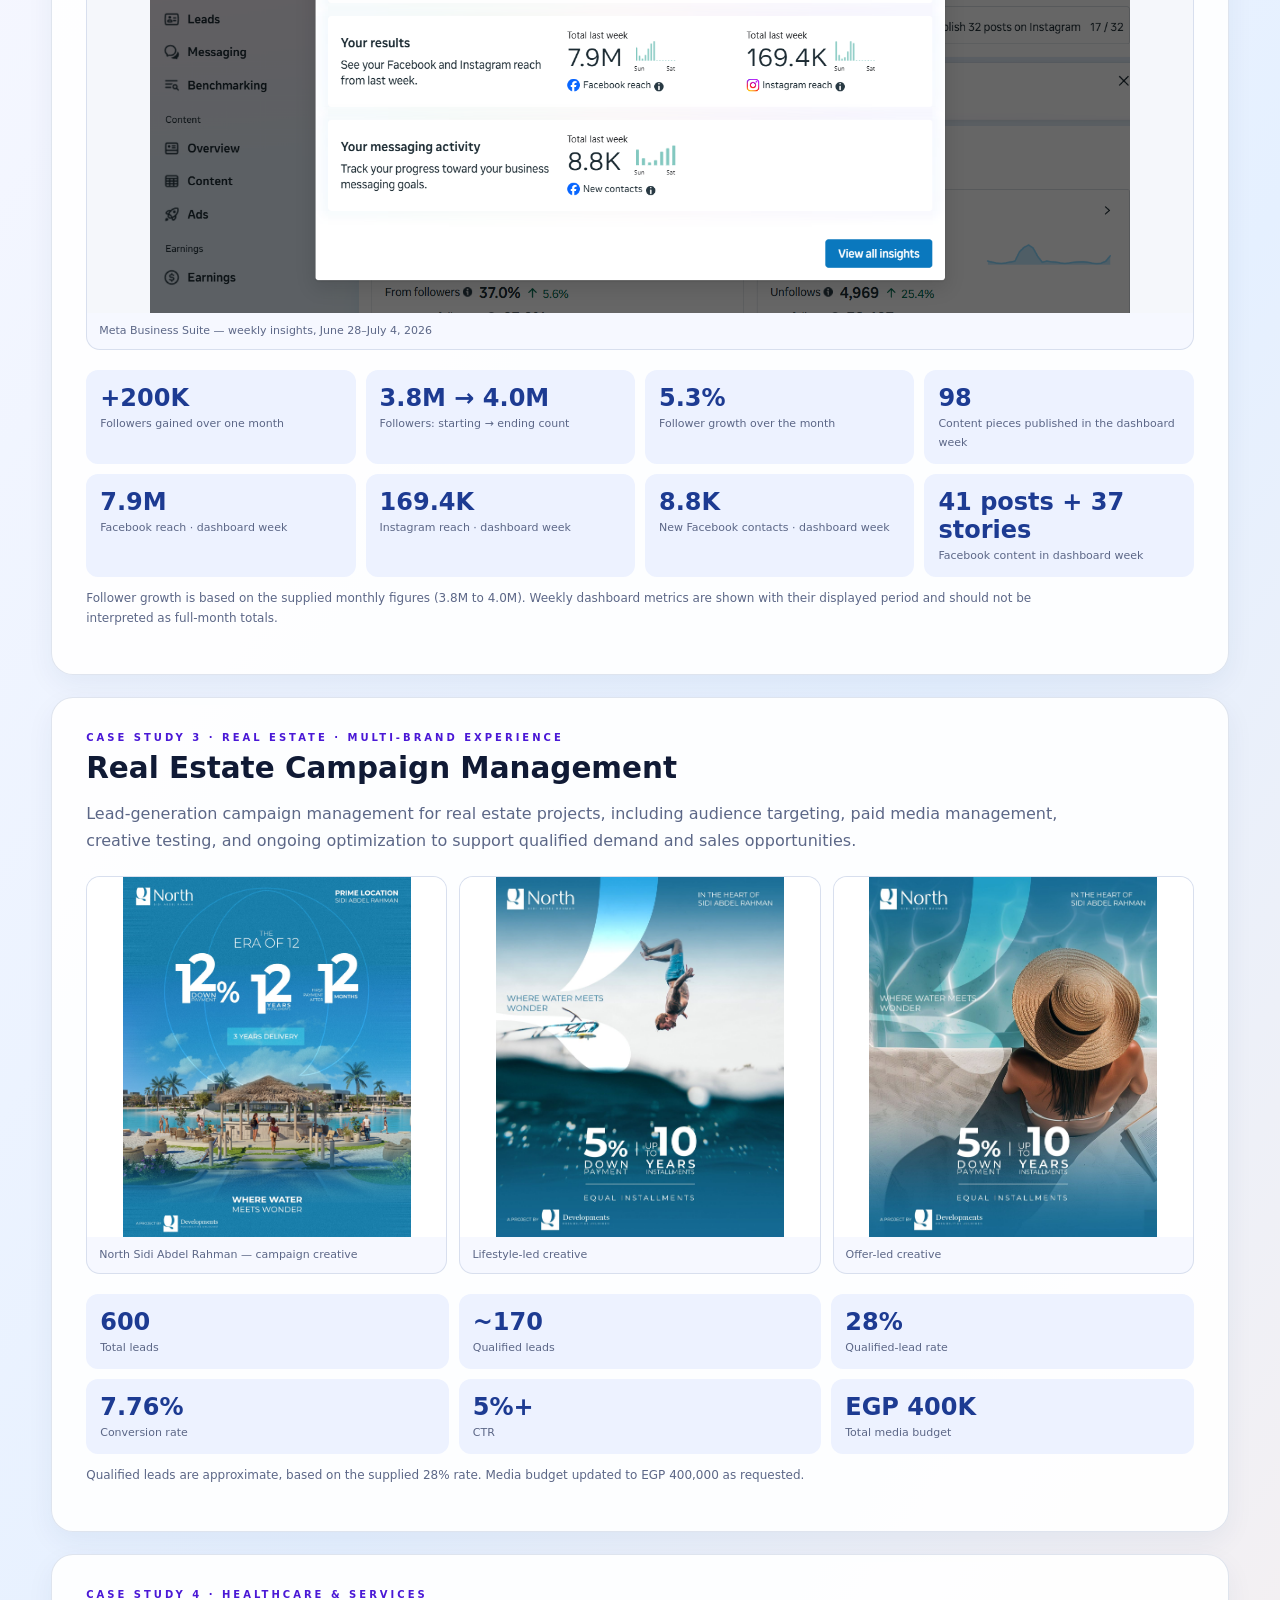
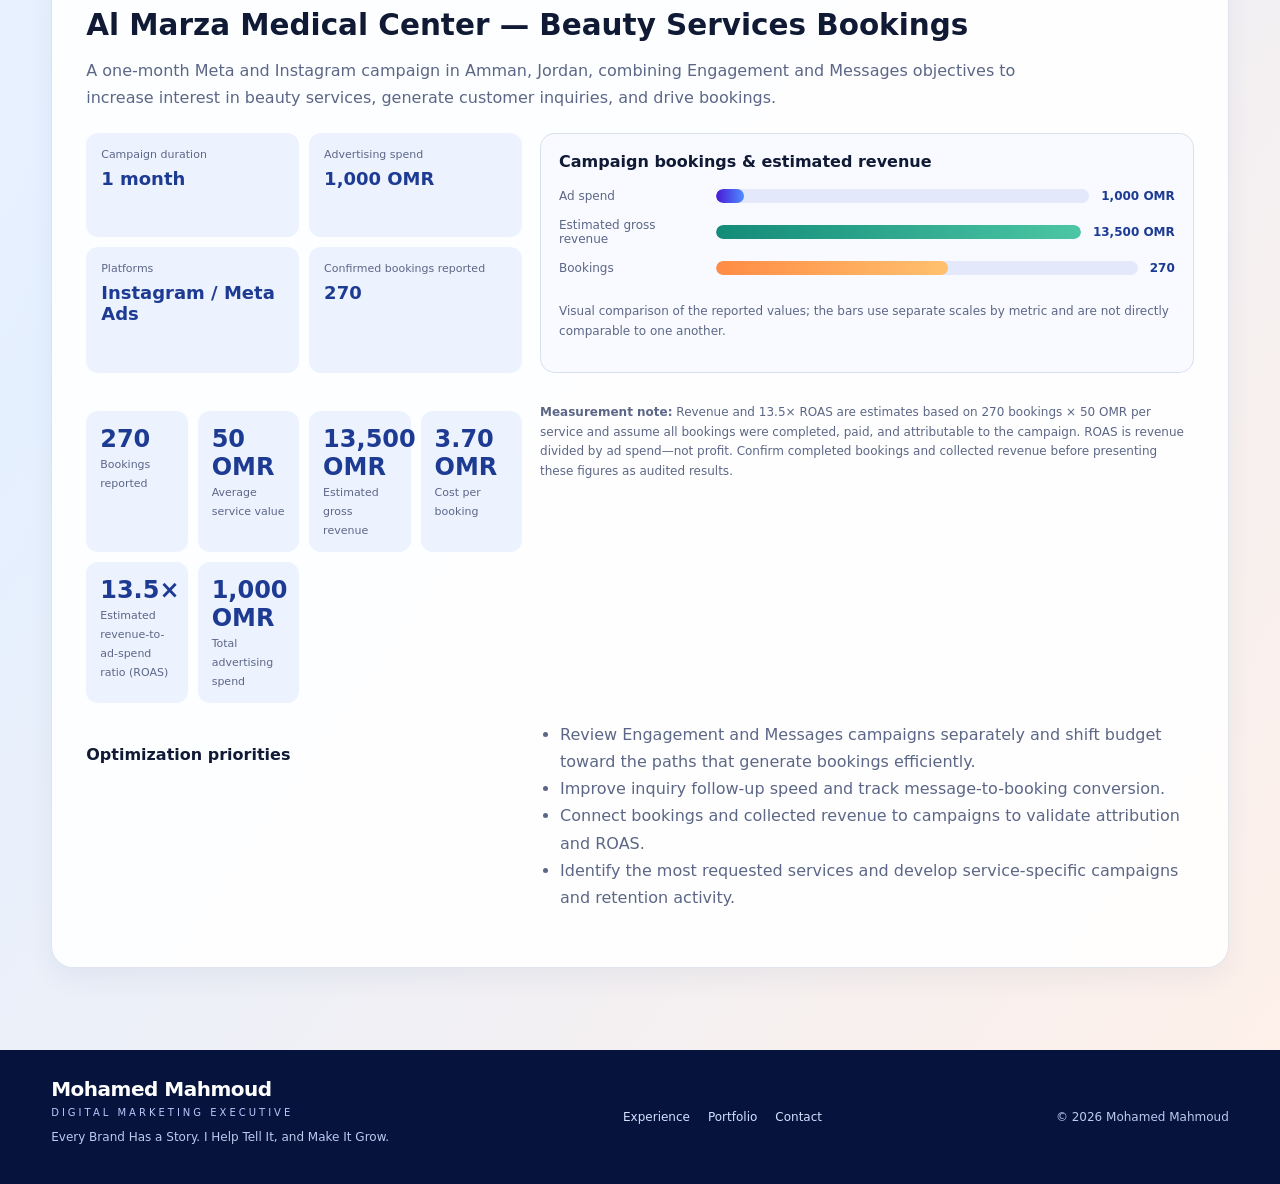
<file: portfolio.html>
<!doctype html><html lang="en"><head><meta charset="utf-8"><meta name="viewport" content="width=device-width, initial-scale=1"><meta http-equiv="refresh" content="0; url=experience.html#case-studies"><link rel="canonical" href="experience.html#case-studies"><title>Portfolio | Mohamed Mahmoud</title><script>window.location.replace('experience.html#case-studies');</script></head><body><p>Portfolio moved to <a href="experience.html#case-studies">Experience &amp; Case Studies</a>.</p></body></html>
</file>
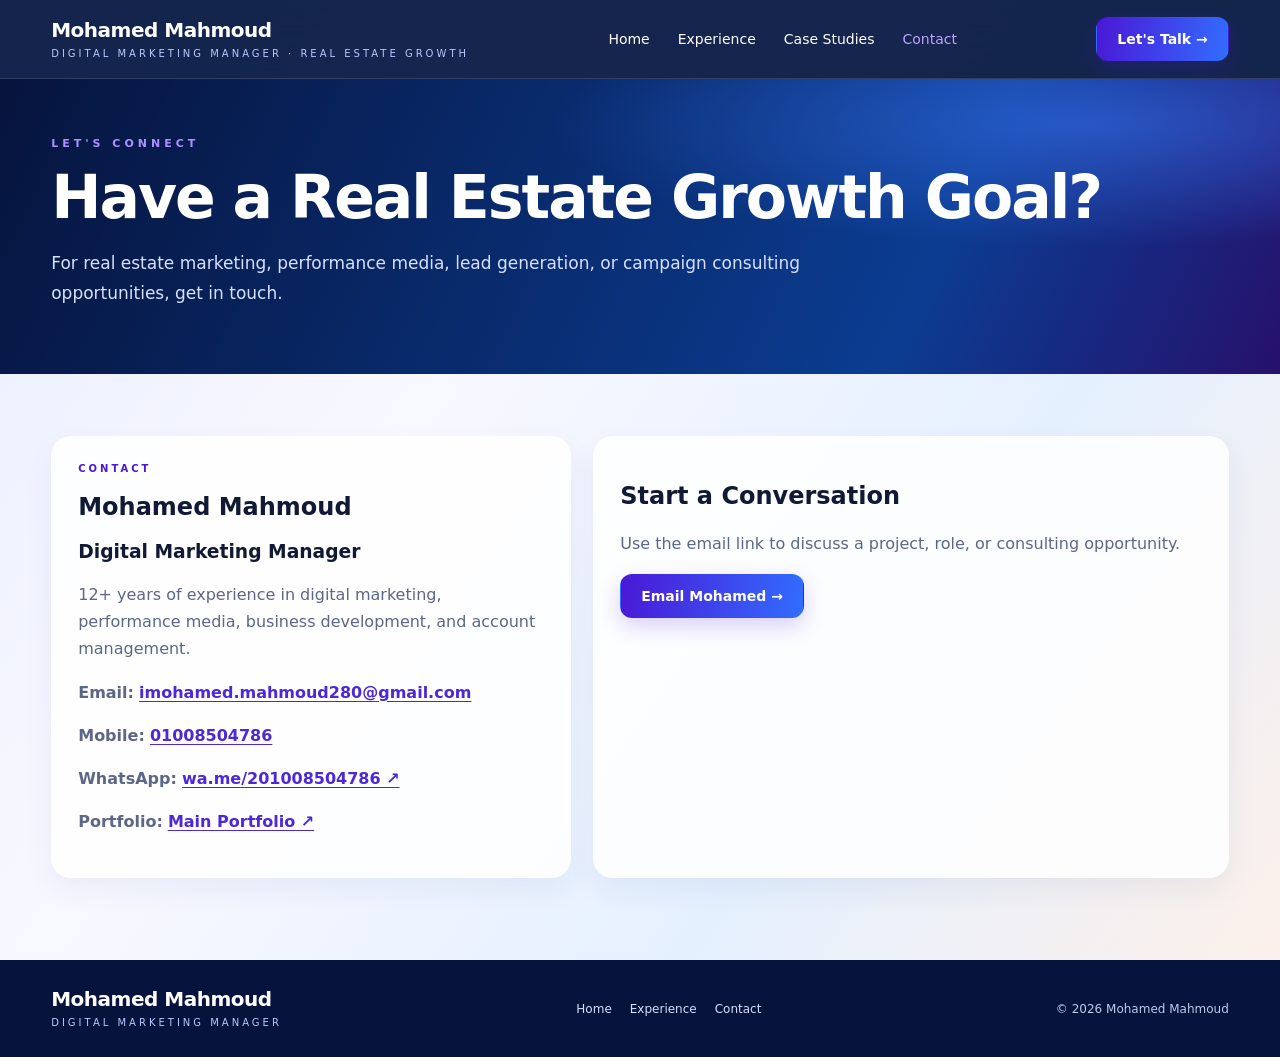
<file: real-estate/contact.html>
<!doctype html><html lang="en"><head><meta charset="utf-8"><meta name="viewport" content="width=device-width, initial-scale=1"><title>Contact | Mohamed Mahmoud</title><link rel="stylesheet" href="../assets/styles.css"><link rel="stylesheet" href="portfolio.css"></head><body><header class="topbar"><div class="wrap nav"><a class="identity" href="index.html"><strong>Mohamed Mahmoud</strong><span>Digital Marketing Manager · Real Estate Growth</span></a><nav class="navlinks"><a href="index.html">Home</a><a href="experience.html">Experience</a><a href="experience.html#case-studies">Case Studies</a><a class="active" href="contact.html">Contact</a></nav><a class="btn btn-primary" href="contact.html">Let's Talk →</a><button class="mobile-toggle" aria-expanded="false" aria-label="Open navigation">☰</button></div></header><main><section class="page-hero"><div class="wrap"><div class="eyebrow">Let's connect</div><h1>Have a Real Estate Growth Goal?</h1><p>For real estate marketing, performance media, lead generation, or campaign consulting opportunities, get in touch.</p></div></section><section class="section"><div class="wrap contact-grid"><div class="content-panel"><div class="section-kicker">Contact</div><h2>Mohamed Mahmoud</h2><h3>Digital Marketing Manager</h3><p class="contact-note">12+ years of experience in digital marketing, performance media, business development, and account management.</p><p class="contact-note"><strong>Email:</strong> <a href="mailto:imohamed.mahmoud280@gmail.com">imohamed.mahmoud280@gmail.com</a></p><p class="contact-note"><strong>Mobile:</strong> <a href="tel:+201008504786">01008504786</a></p><p class="contact-note"><strong>WhatsApp:</strong> <a href="https://wa.me/201008504786" target="_blank" rel="noopener">wa.me/201008504786 ↗</a></p><p class="contact-note"><strong>Portfolio:</strong> <a href="https://mohamedmahmoud-digital.github.io/mohamed-mahmoud-portfolio/">Main Portfolio ↗</a></p></div><div class="content-panel"><h2>Start a Conversation</h2><p class="contact-note">Use the email link to discuss a project, role, or consulting opportunity.</p><a class="btn btn-primary" href="mailto:imohamed.mahmoud280@gmail.com?subject=Real%20Estate%20Marketing%20Inquiry">Email Mohamed →</a></div></div></section></main><footer class="footer"><div class="wrap footer-row"><div class="identity"><strong>Mohamed Mahmoud</strong><span>Digital Marketing Manager</span></div><nav class="footer-links"><a href="index.html">Home</a><a href="experience.html">Experience</a><a href="contact.html">Contact</a></nav><p>© <span data-year></span> Mohamed Mahmoud</p></div></footer><script src="../assets/site.js"></script></body></html>
</file>
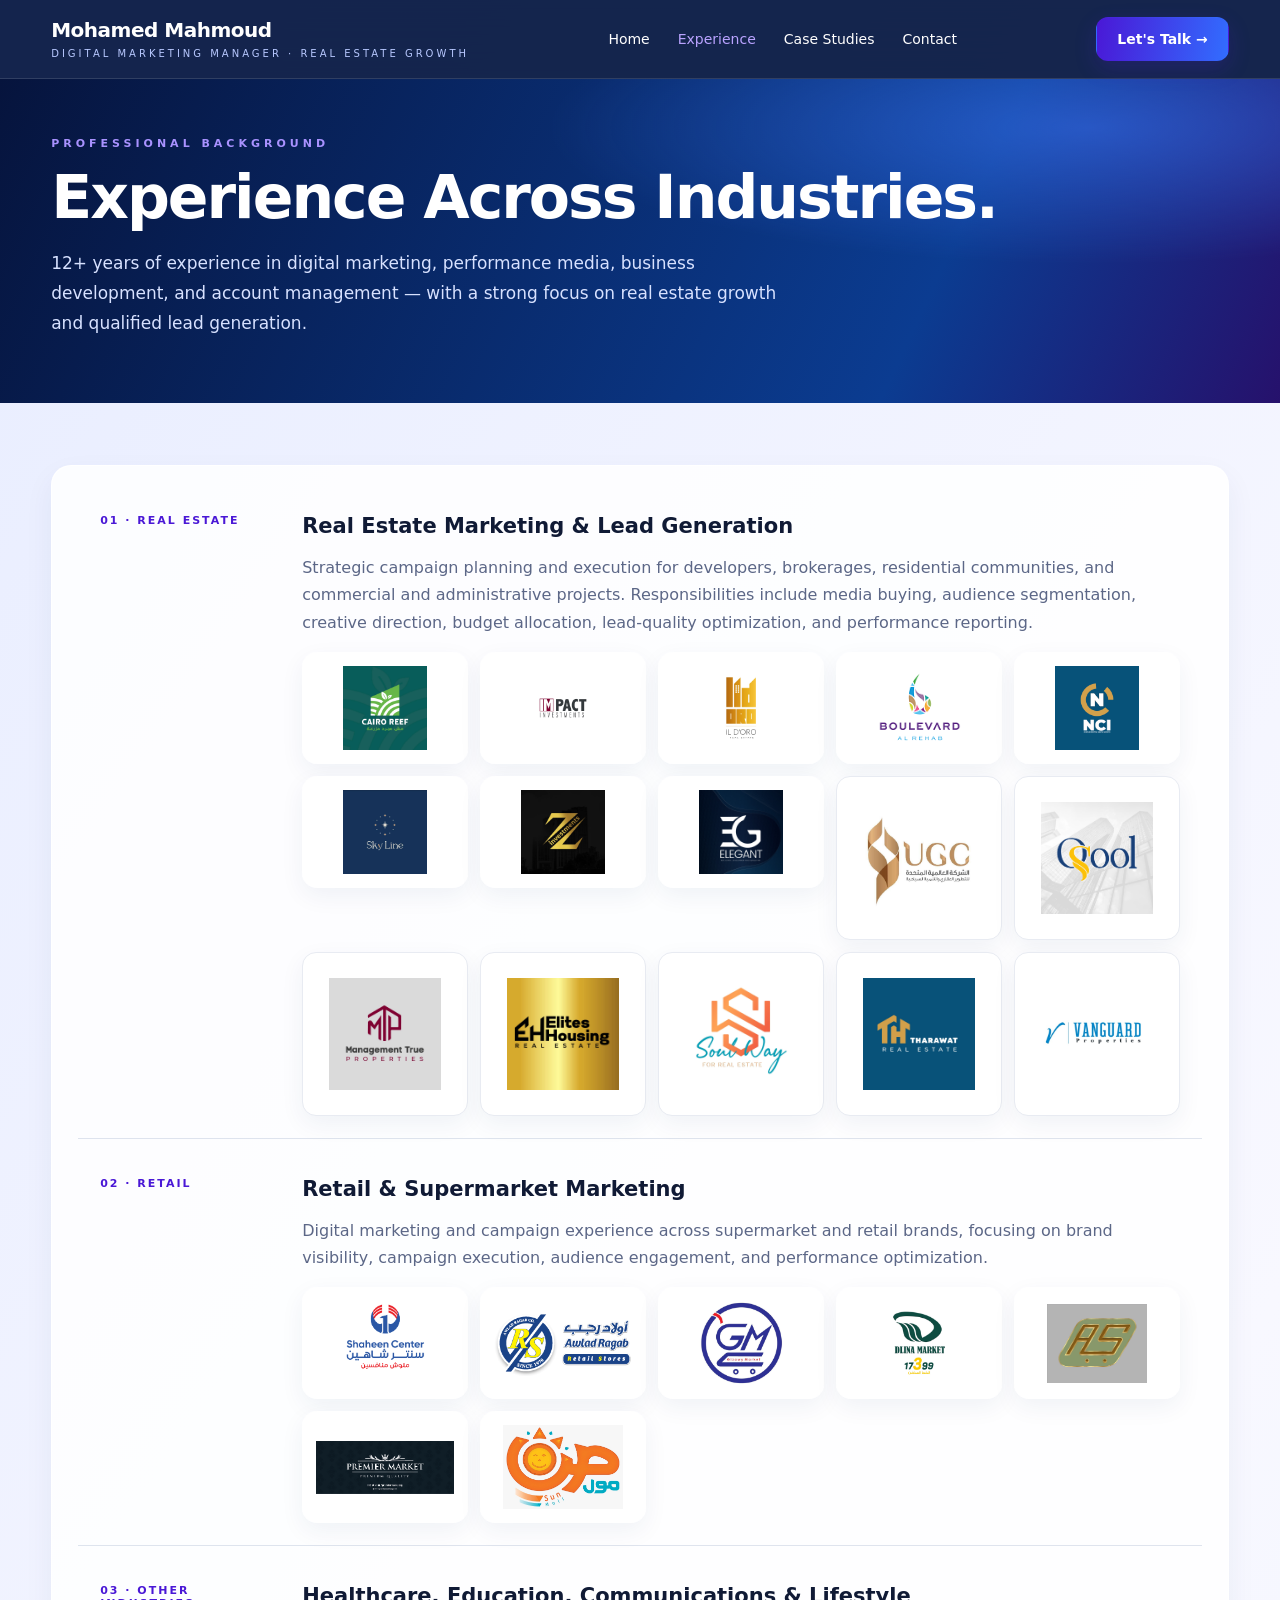
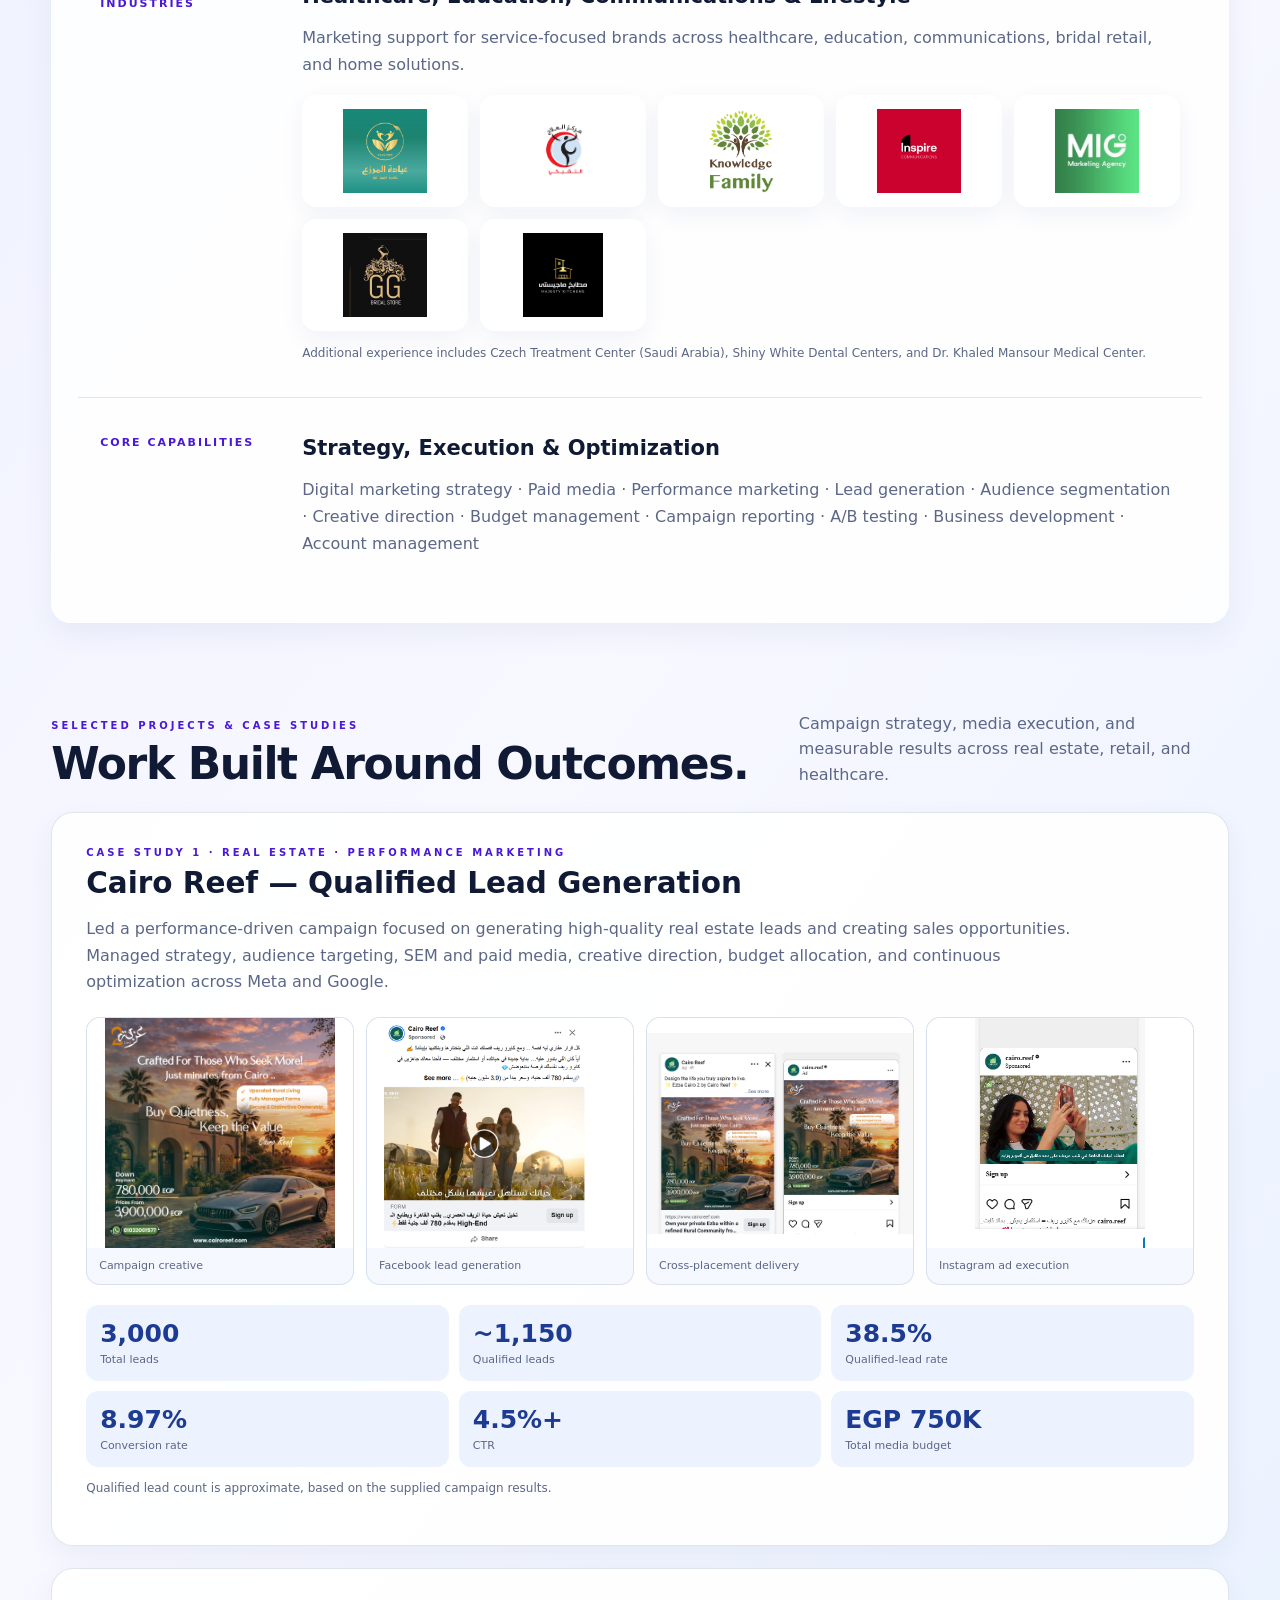
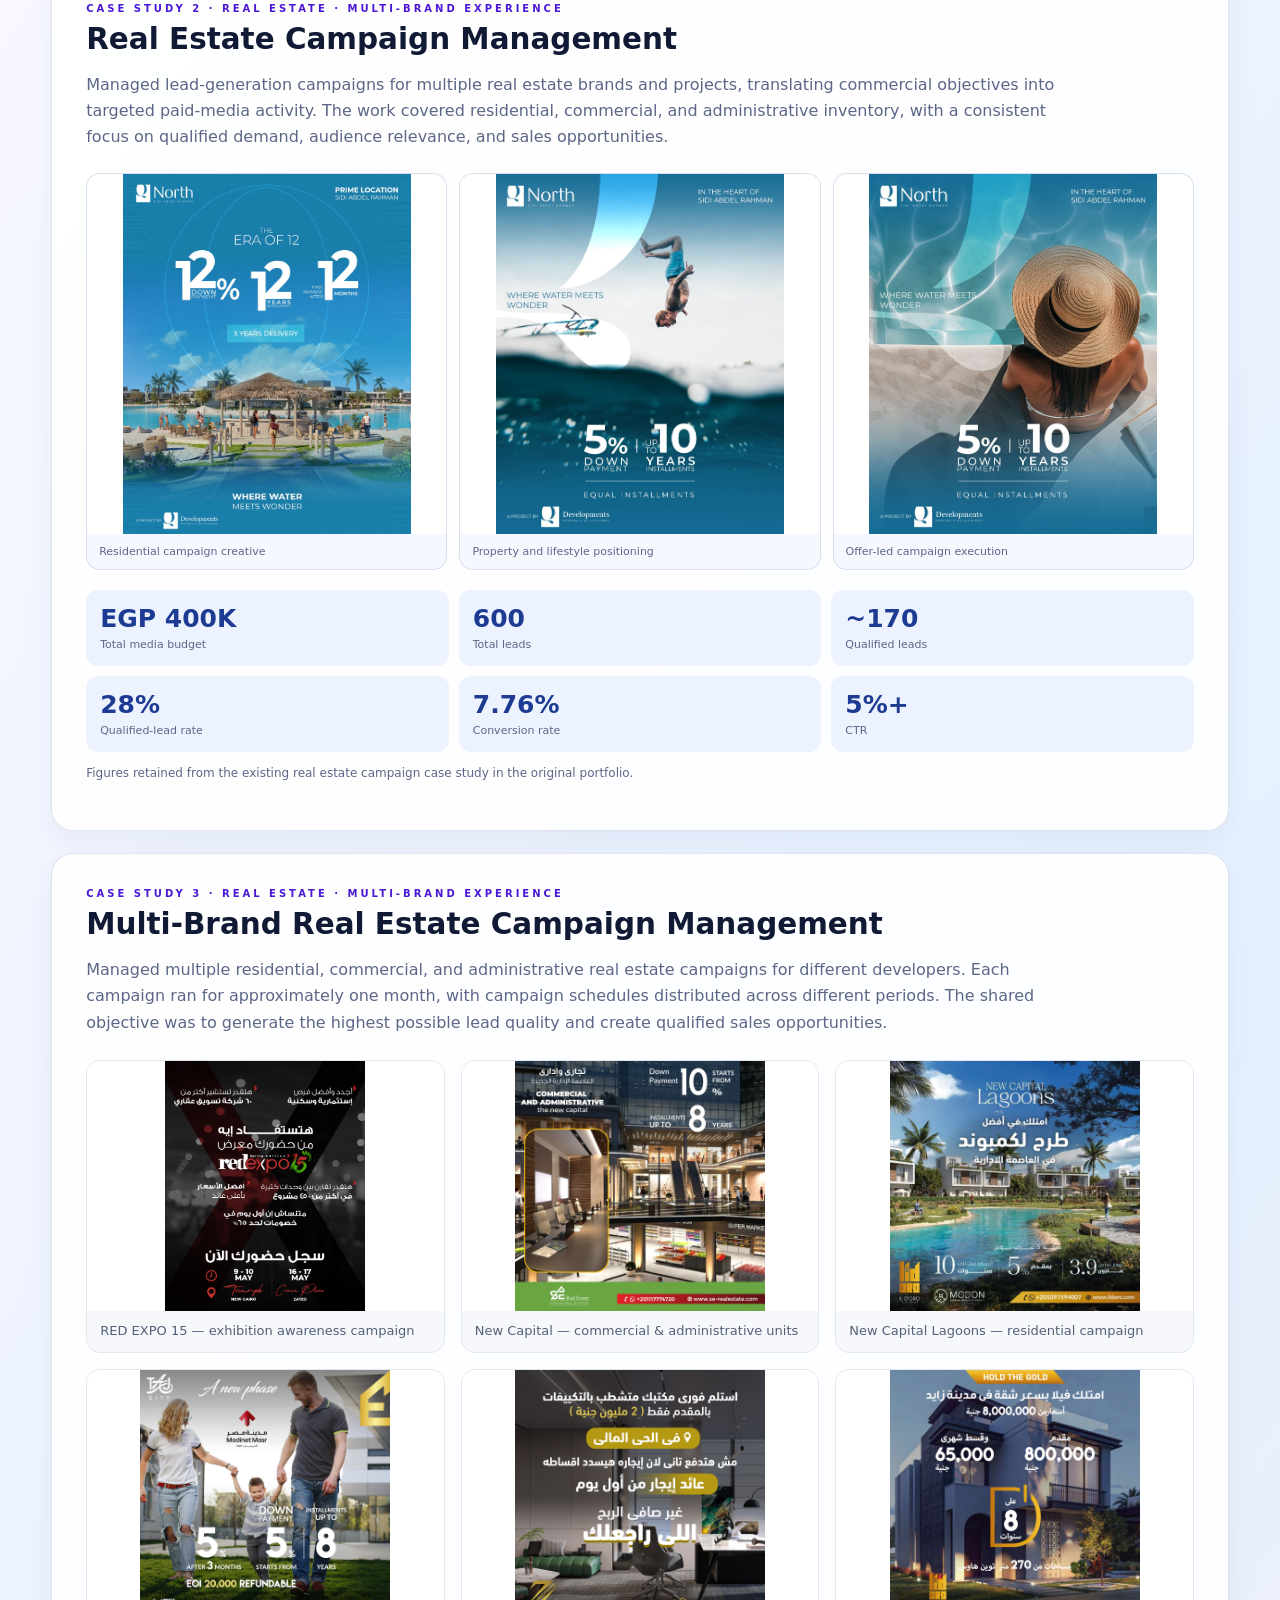
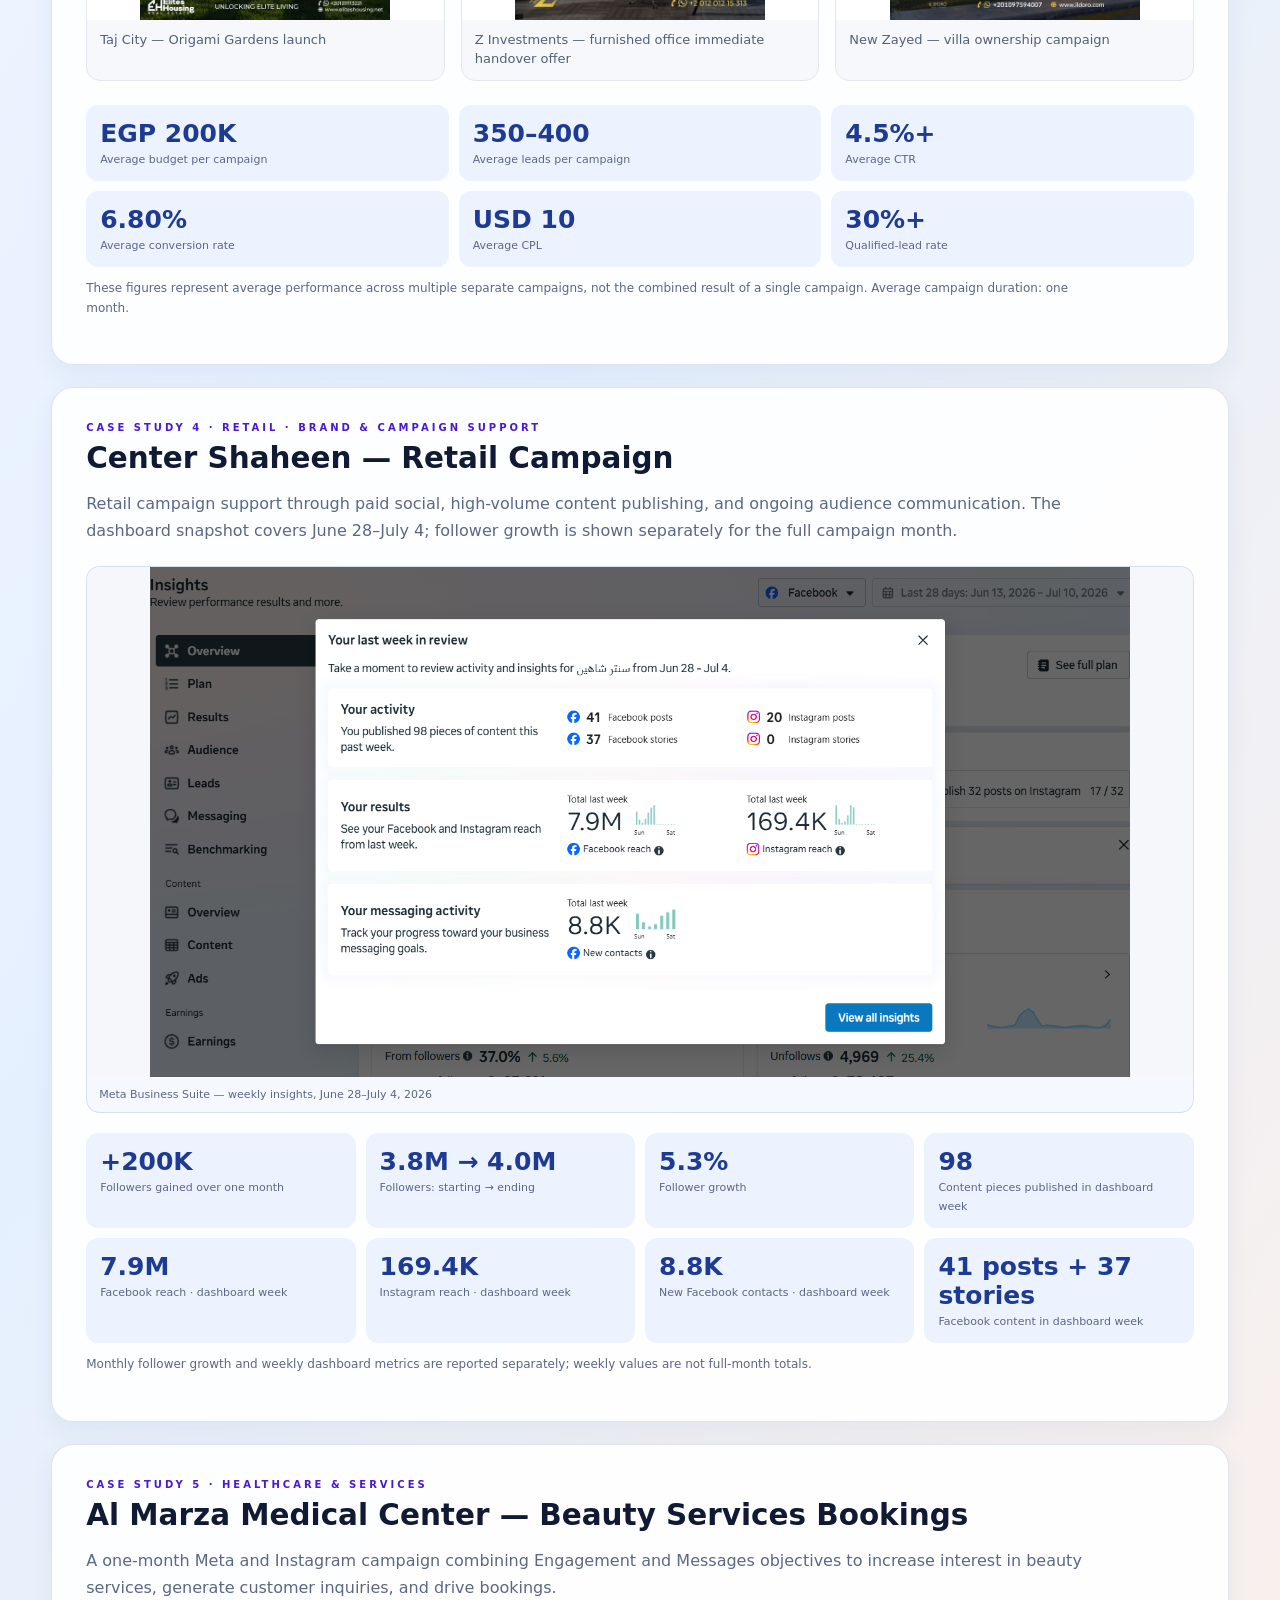
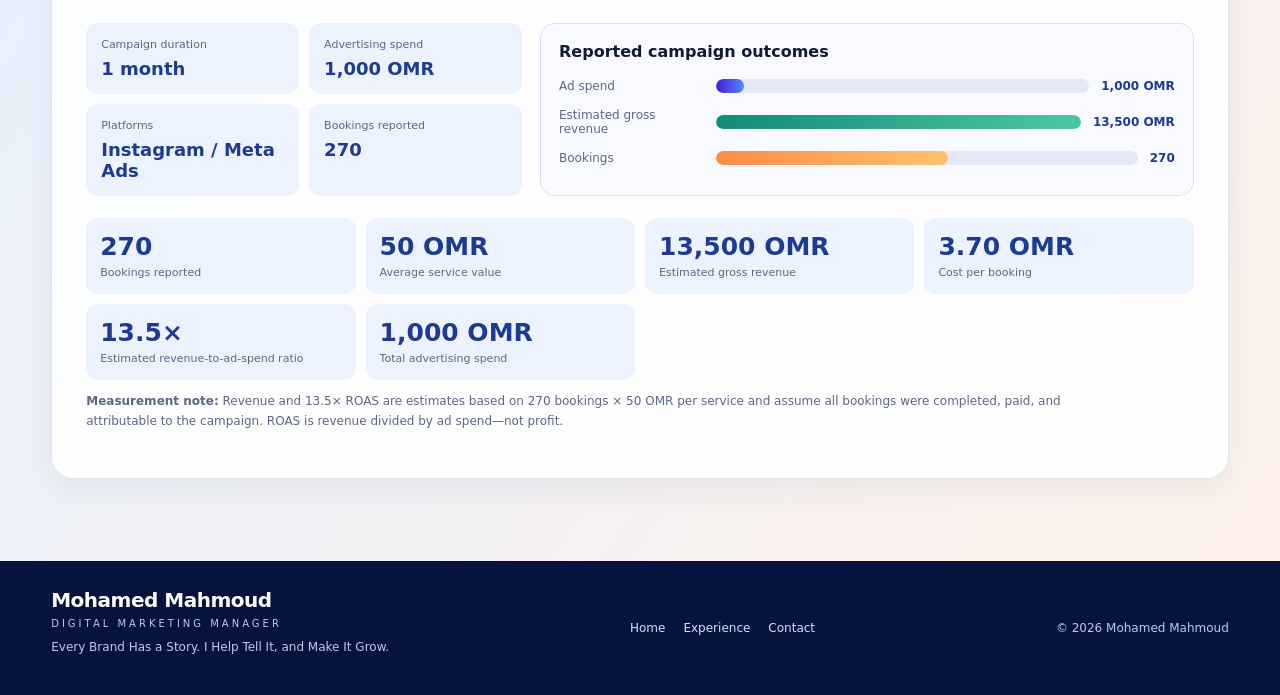
<file: real-estate/experience.html>
<!doctype html><html lang="en"><head><meta charset="utf-8"><meta name="viewport" content="width=device-width, initial-scale=1"><meta name="description" content="Mohamed Mahmoud — Experience across real estate, retail, healthcare and other industries."><title>Experience & Case Studies | Mohamed Mahmoud</title><link rel="stylesheet" href="../assets/styles.css"><link rel="stylesheet" href="portfolio.css"></head><body>
<header class="topbar"><div class="wrap nav"><a class="identity" href="index.html"><strong>Mohamed Mahmoud</strong><span>Digital Marketing Manager · Real Estate Growth</span></a><nav class="navlinks"><a href="index.html">Home</a><a class="active" href="experience.html">Experience</a><a href="experience.html#case-studies">Case Studies</a><a href="contact.html">Contact</a></nav><a class="btn btn-primary" href="contact.html">Let's Talk →</a><button class="mobile-toggle" aria-expanded="false" aria-label="Open navigation">☰</button></div></header>
<main><section class="page-hero"><div class="wrap"><div class="eyebrow">Professional background</div><h1>Experience Across Industries.</h1><p>12+ years of experience in digital marketing, performance media, business development, and account management — with a strong focus on real estate growth and qualified lead generation.</p></div></section>
<section class="section"><div class="wrap"><div class="content-panel timeline">
<div class="timeline-item" id="real-estate"><div class="timeline-label">01 · Real Estate</div><div><h3>Real Estate Marketing & Lead Generation</h3><p>Strategic campaign planning and execution for developers, brokerages, residential communities, and commercial and administrative projects. Responsibilities include media buying, audience segmentation, creative direction, budget allocation, lead-quality optimization, and performance reporting.</p><div class="brand-grid"><div class="brand-card"><img src="../assets/cairo-reef.jpg" alt="Cairo Reef"></div><div class="brand-card"><img src="../assets/impact-investments.jpg" alt="Impact Investments"></div><div class="brand-card"><img src="../assets/il-doro.jpg" alt="IL D'Oro"></div><div class="brand-card"><img src="../assets/boulevard-alrehab.png" alt="Boulevard Al Rehab"></div><div class="brand-card"><img src="../assets/nci.jpg" alt="NCI"></div><div class="brand-card"><img src="../assets/skyline.jpg" alt="Sky Line"></div><div class="brand-card"><img src="../assets/z-investments.jpg" alt="Z Investments"></div><div class="brand-card"><img src="../assets/elegant-real-estate.jpg" alt="Elegant Real Estate"></div>
<div class="brand-card original-logo"><img src="../marketing/assets/UGC.jpg" alt="United Global Company — original supplied logo"></div>
<div class="brand-card original-logo"><img src="../marketing/assets/Osool.png" alt="Osool / Qool Real Estate — original supplied logo"></div>
<div class="brand-card original-logo"><img src="../marketing/assets/MT.jpg" alt="Management True Properties — original supplied logo"></div>
<div class="brand-card original-logo"><img src="../marketing/assets/Elites%20Housing.jpg" alt="Elites Housing — original supplied logo"></div>
<div class="brand-card original-logo"><img src="../marketing/assets/Soul%20Way.jpeg" alt="Soul Way for Real Estate — original supplied logo"></div>
<div class="brand-card original-logo"><img src="../marketing/assets/Tharawat.jpg" alt="Tharawat Real Estate — original supplied logo"></div>
<div class="brand-card original-logo"><img src="../marketing/assets/Vanguard.jpg" alt="Vanguard Properties — original supplied logo"></div></div></div></div>
<div class="timeline-item" id="retail"><div class="timeline-label">02 · Retail</div><div><h3>Retail & Supermarket Marketing</h3><p>Digital marketing and campaign experience across supermarket and retail brands, focusing on brand visibility, campaign execution, audience engagement, and performance optimization.</p><div class="brand-grid"><div class="brand-card"><img src="../assets/shaheen-center.png" alt="Shaheen Center"></div><div class="brand-card"><img src="../assets/awlad-ragab.gif" alt="Awlad Ragab"></div><div class="brand-card"><img src="../assets/gizawy-market.jpg" alt="Gizawy Market"></div><div class="brand-card"><img src="../assets/dlina-market.jpg" alt="Dlina Market"></div><div class="brand-card"><img src="../assets/abu-saleh.jpg" alt="Abu Saleh"></div><div class="brand-card"><img src="../assets/premier-market.jpg" alt="Premier Market"></div><div class="brand-card"><img src="../assets/sun-mall.jpg" alt="Sun Mall"></div></div></div></div>
<div class="timeline-item" id="other-industries"><div class="timeline-label">03 · Other Industries</div><div><h3>Healthcare, Education, Communications & Lifestyle</h3><p>Marketing support for service-focused brands across healthcare, education, communications, bridal retail, and home solutions.</p><div class="brand-grid"><div class="brand-card"><img src="../assets/almurazza-medical.jpg" alt="Al Marza Medical Center"></div><div class="brand-card"><img src="../assets/mandour-medical.jpg" alt="Mandour Medical Center"></div><div class="brand-card"><img src="../assets/knowledge-family.png" alt="Knowledge Family"></div><div class="brand-card"><img src="../assets/inspire-communications.png" alt="Inspire Communications"></div><div class="brand-card"><img src="../assets/mig-marketing.jpg" alt="MIG Marketing Agency"></div><div class="brand-card"><img src="../assets/gg-bridal-store.jpg" alt="GG Bridal Store"></div><div class="brand-card"><img src="../assets/majesty-kitchens.png" alt="Majesty Kitchens"></div></div><p class="notice">Additional experience includes Czech Treatment Center (Saudi Arabia), Shiny White Dental Centers, and Dr. Khaled Mansour Medical Center.</p></div></div>
<div class="timeline-item"><div class="timeline-label">Core capabilities</div><div><h3>Strategy, Execution & Optimization</h3><p>Digital marketing strategy · Paid media · Performance marketing · Lead generation · Audience segmentation · Creative direction · Budget management · Campaign reporting · A/B testing · Business development · Account management</p></div></div>
</div></div></section>
<section class="section outcomes-section" id="case-studies"><div class="wrap"><div class="section-head"><div><div class="section-kicker">Selected Projects & Case Studies</div><h2>Work Built Around Outcomes.</h2></div><p>Campaign strategy, media execution, and measurable results across real estate, retail, and healthcare.</p></div><div class="case-stack">
<article class="case-card case-wide" id="cairo-reef"><div class="section-kicker">Case Study 1 · Real Estate · Performance Marketing</div><h3>Cairo Reef — Qualified Lead Generation</h3><p>Led a performance-driven campaign focused on generating high-quality real estate leads and creating sales opportunities. Managed strategy, audience targeting, SEM and paid media, creative direction, budget allocation, and continuous optimization across Meta and Google.</p><div class="campaign-gallery gallery-four"><figure><img src="../assets/cairo-reef-campaign-creative.jpeg" alt="Cairo Reef campaign creative"><figcaption>Campaign creative</figcaption></figure><figure><img src="../assets/cairo-reef-facebook-ad.png" alt="Cairo Reef Facebook ad"><figcaption>Facebook lead generation</figcaption></figure><figure><img src="../assets/cairo-reef-ad-placements.png" alt="Cairo Reef ad placements"><figcaption>Cross-placement delivery</figcaption></figure><figure><img src="../assets/cairo-reef-instagram-ad.png" alt="Cairo Reef Instagram ad"><figcaption>Instagram ad execution</figcaption></figure></div><div class="metric-grid"><div class="metric"><strong>3,000</strong><span>Total leads</span></div><div class="metric"><strong>~1,150</strong><span>Qualified leads</span></div><div class="metric"><strong>38.5%</strong><span>Qualified-lead rate</span></div><div class="metric"><strong>8.97%</strong><span>Conversion rate</span></div><div class="metric"><strong>4.5%+</strong><span>CTR</span></div><div class="metric"><strong>EGP 750K</strong><span>Total media budget</span></div></div><p class="notice">Qualified lead count is approximate, based on the supplied campaign results.</p></article>
<article class="case-card case-wide" id="campaign-management"><div class="section-kicker">Case Study 2 · Real Estate · Multi-brand Experience</div><h3>Real Estate Campaign Management</h3><p>Managed lead-generation campaigns for multiple real estate brands and projects, translating commercial objectives into targeted paid-media activity. The work covered residential, commercial, and administrative inventory, with a consistent focus on qualified demand, audience relevance, and sales opportunities.</p><div class="campaign-gallery gallery-three"><figure><img src="../assets/real-estate-case-1.jpg" alt="Real estate campaign creative"><figcaption>Residential campaign creative</figcaption></figure><figure><img src="../assets/real-estate-case-2.jpeg" alt="Real estate campaign creative"><figcaption>Property and lifestyle positioning</figcaption></figure><figure><img src="../assets/real-estate-case-3.jpeg" alt="Real estate campaign creative"><figcaption>Offer-led campaign execution</figcaption></figure></div><div class="metric-grid"><div class="metric"><strong>EGP 400K</strong><span>Total media budget</span></div><div class="metric"><strong>600</strong><span>Total leads</span></div><div class="metric"><strong>~170</strong><span>Qualified leads</span></div><div class="metric"><strong>28%</strong><span>Qualified-lead rate</span></div><div class="metric"><strong>7.76%</strong><span>Conversion rate</span></div><div class="metric"><strong>5%+</strong><span>CTR</span></div></div><p class="notice">Figures retained from the existing real estate campaign case study in the original portfolio.</p></article>
<article class="case-card case-wide" id="multi-brand"><div class="section-kicker">Case Study 3 · Real Estate · Multi-brand Experience</div><h3>Multi-Brand Real Estate Campaign Management</h3><p>Managed multiple residential, commercial, and administrative real estate campaigns for different developers. Each campaign ran for approximately one month, with campaign schedules distributed across different periods. The shared objective was to generate the highest possible lead quality and create qualified sales opportunities.</p><div class="campaign-gallery gallery-six">
<figure><img src="../marketing/assets/post2.png" alt="RED EXPO Spring Edition 15 real estate exhibition campaign"><figcaption>RED EXPO 15 — exhibition awareness campaign</figcaption></figure>
<figure><img src="../marketing/assets/Commercial-and-administrative-the-new-capital.jpg" alt="Commercial and administrative units in the New Capital campaign"><figcaption>New Capital — commercial &amp; administrative units</figcaption></figure>
<figure><img src="../marketing/assets/Compound-Lagoons-New-Capital.jpg" alt="New Capital Lagoons residential compound campaign"><figcaption>New Capital Lagoons — residential campaign</figcaption></figure>
<figure><img src="../marketing/assets/Origami-Gardens-Taj-City.jpg" alt="Taj City Origami Gardens new phase campaign"><figcaption>Taj City — Origami Gardens launch</figcaption></figure>
<figure><img src="../marketing/assets/01Z.jpg%20(1).jpeg" alt="Z Investments — furnished office immediate handover campaign"><figcaption>Z Investments — furnished office immediate handover offer</figcaption></figure>
<figure><img src="../marketing/assets/%D8%A7%D9%85%D8%AA%D9%84%D9%83-%D9%81%D9%8A%D9%84%D8%A7-%D8%A8%D8%B3%D8%B9%D8%B1-%D8%B4%D9%82%D8%A9-%D9%81%D9%89-%D9%85%D8%AF%D9%8A%D9%86%D8%A9-%D8%B2%D8%A7%D9%8A%D8%AF.jpg" alt="Villa in Zayed campaign creative"><figcaption>New Zayed — villa ownership campaign</figcaption></figure>
</div><div class="metric-grid"><div class="metric"><strong>EGP 200K</strong><span>Average budget per campaign</span></div><div class="metric"><strong>350–400</strong><span>Average leads per campaign</span></div><div class="metric"><strong>4.5%+</strong><span>Average CTR</span></div><div class="metric"><strong>6.80%</strong><span>Average conversion rate</span></div><div class="metric"><strong>USD 10</strong><span>Average CPL</span></div><div class="metric"><strong>30%+</strong><span>Qualified-lead rate</span></div></div><p class="notice">These figures represent average performance across multiple separate campaigns, not the combined result of a single campaign. Average campaign duration: one month.</p></article>
<article class="case-card case-wide" id="center-shaheen"><div class="section-kicker">Case Study 4 · Retail · Brand & Campaign Support</div><h3>Center Shaheen — Retail Campaign</h3><p>Retail campaign support through paid social, high-volume content publishing, and ongoing audience communication. The dashboard snapshot covers June 28–July 4; follower growth is shown separately for the full campaign month.</p><div class="campaign-gallery gallery-one"><figure><img src="../assets/shaheen-weekly-insights.png" alt="Center Shaheen Meta Business Suite weekly insights"><figcaption>Meta Business Suite — weekly insights, June 28–July 4, 2026</figcaption></figure></div><div class="metric-grid metric-grid-4"><div class="metric"><strong>+200K</strong><span>Followers gained over one month</span></div><div class="metric"><strong>3.8M → 4.0M</strong><span>Followers: starting → ending</span></div><div class="metric"><strong>5.3%</strong><span>Follower growth</span></div><div class="metric"><strong>98</strong><span>Content pieces published in dashboard week</span></div><div class="metric"><strong>7.9M</strong><span>Facebook reach · dashboard week</span></div><div class="metric"><strong>169.4K</strong><span>Instagram reach · dashboard week</span></div><div class="metric"><strong>8.8K</strong><span>New Facebook contacts · dashboard week</span></div><div class="metric"><strong>41 posts + 37 stories</strong><span>Facebook content in dashboard week</span></div></div><p class="notice">Monthly follower growth and weekly dashboard metrics are reported separately; weekly values are not full-month totals.</p></article>
<article class="case-card case-wide" id="al-marza"><div class="section-kicker">Case Study 5 · Healthcare & Services</div><h3>Al Marza Medical Center — Beauty Services Bookings</h3><p>A one-month Meta and Instagram campaign combining Engagement and Messages objectives to increase interest in beauty services, generate customer inquiries, and drive bookings.</p><div class="report-summary"><div class="report-facts"><div><span>Campaign duration</span><strong>1 month</strong></div><div><span>Advertising spend</span><strong>1,000 OMR</strong></div><div><span>Platforms</span><strong>Instagram / Meta Ads</strong></div><div><span>Bookings reported</span><strong>270</strong></div></div><div class="chart-panel"><h4>Reported campaign outcomes</h4><div class="bar-chart"><div class="bar-row"><span>Ad spend</span><div class="bar-track"><div class="bar bar-spend"></div></div><strong>1,000 OMR</strong></div><div class="bar-row"><span>Estimated gross revenue</span><div class="bar-track"><div class="bar bar-revenue"></div></div><strong>13,500 OMR</strong></div><div class="bar-row"><span>Bookings</span><div class="bar-track"><div class="bar bar-bookings"></div></div><strong>270</strong></div></div></div></div><div class="metric-grid metric-grid-4"><div class="metric"><strong>270</strong><span>Bookings reported</span></div><div class="metric"><strong>50 OMR</strong><span>Average service value</span></div><div class="metric"><strong>13,500 OMR</strong><span>Estimated gross revenue</span></div><div class="metric"><strong>3.70 OMR</strong><span>Cost per booking</span></div><div class="metric"><strong>13.5×</strong><span>Estimated revenue-to-ad-spend ratio</span></div><div class="metric"><strong>1,000 OMR</strong><span>Total advertising spend</span></div></div><p class="notice"><strong>Measurement note:</strong> Revenue and 13.5× ROAS are estimates based on 270 bookings × 50 OMR per service and assume all bookings were completed, paid, and attributable to the campaign. ROAS is revenue divided by ad spend—not profit.</p></article>
</div></div></section></main>
<footer class="footer"><div class="wrap footer-row"><div class="identity"><strong>Mohamed Mahmoud</strong><span>Digital Marketing Manager</span><p>Every Brand Has a Story. I Help Tell It, and Make It Grow.</p></div><nav class="footer-links"><a href="index.html">Home</a><a href="experience.html">Experience</a><a href="contact.html">Contact</a></nav><p>© <span data-year></span> Mohamed Mahmoud</p></div></footer><script src="../assets/site.js"></script></body></html>
</file>
<file: assets/styles.css>
:root{--navy:#061943;--blue:#0b3e91;--electric:#1c6fff;--violet:#722cff;--purple:#4a18d6;--orange:#ff8c45;--ink:#101a35;--muted:#5c6787;--paper:#f5f7ff;--line:rgba(22,56,125,.13);--white:#fff}
*{box-sizing:border-box}html{scroll-behavior:smooth}body{margin:0;font-family:Inter,ui-sans-serif,system-ui,-apple-system,"Segoe UI",Arial,sans-serif;color:var(--ink);background:linear-gradient(125deg,#e8edff 0%,#f8f8ff 35%,#e5f0ff 67%,#fff0e8 100%);min-height:100vh}a{color:inherit;text-decoration:none}button,a{transition:.2s ease}a:hover{opacity:.86}.wrap{width:min(1200px,92%);margin:auto}.topbar{position:sticky;top:0;z-index:20;background:rgba(7,24,66,.94);backdrop-filter:blur(18px);color:white;border-bottom:1px solid rgba(255,255,255,.12)}.nav{height:78px;display:flex;align-items:center;justify-content:space-between;gap:24px}.identity{display:flex;flex-direction:column;line-height:1.15}.identity strong{font-size:20px;letter-spacing:-.5px}.identity span{font-size:10px;letter-spacing:3px;text-transform:uppercase;color:#b8c8ff;margin-top:6px}.navlinks{display:flex;gap:28px;align-items:center;font-size:14px}.navlinks a.active{color:#b9a3ff}.btn{display:inline-flex;align-items:center;justify-content:center;gap:10px;padding:13px 20px;border:1px solid transparent;border-radius:12px;font-weight:700;font-size:14px;cursor:pointer}.btn-primary{color:white;background:linear-gradient(100deg,var(--purple),#326dff);box-shadow:0 8px 22px rgba(74,24,214,.2)}.btn-outline{color:var(--purple);border-color:#7b55ff;background:rgba(255,255,255,.68)}.hero{position:relative;overflow:hidden;color:white;background:radial-gradient(ellipse at 75% 20%,rgba(40,109,255,.72),transparent 36%),radial-gradient(ellipse at 92% 70%,rgba(126,44,255,.5),transparent 33%),linear-gradient(115deg,#06143d,#092c71 60%,#081a4a);padding:70px 0 48px;min-height:480px}.hero:before{content:"";position:absolute;inset:-20%;background:repeating-linear-gradient(135deg,transparent 0 120px,rgba(255,255,255,.06) 121px 123px,transparent 124px 240px);transform:rotate(-8deg);pointer-events:none}.hero-grid{display:grid;grid-template-columns:1.03fr .97fr;align-items:center;gap:30px;position:relative;z-index:1}.eyebrow{font-size:11px;letter-spacing:4px;text-transform:uppercase;color:#a992ff;font-weight:800}.hero h1{font-size:clamp(42px,5.3vw,72px);line-height:.99;letter-spacing:-2.6px;margin:18px 0 18px;max-width:690px}.hero h1 .grad{background:linear-gradient(90deg,#a68aff,#4ebdff,#ff9b65);-webkit-background-clip:text;background-clip:text;color:transparent}.hero p{color:#d7e1ff;line-height:1.7;max-width:600px;font-size:17px}.actions{display:flex;flex-wrap:wrap;gap:12px;margin-top:25px}.hero-art{min-height:310px;display:flex;align-items:center;justify-content:center;position:relative}.big-v{font-weight:950;font-size:clamp(230px,34vw,440px);line-height:.8;letter-spacing:-.1em;padding-right:.12em;background:linear-gradient(130deg,#4820d9 5%,#a64aff 35%,#ff8d4c 56%,#3e7dff 78%,#8ee4ff 100%);-webkit-background-clip:text;background-clip:text;color:transparent;filter:drop-shadow(0 12px 30px rgba(51,97,255,.25));opacity:.96;transform:skewY(-5deg)}.sidewords{position:absolute;right:0;top:35%;font-size:9px;letter-spacing:3px;line-height:2.2;color:#cbd9ff}.stats{background:rgba(255,255,255,.6);border:1px solid rgba(255,255,255,.8);border-radius:20px;display:grid;grid-template-columns:repeat(3,1fr);gap:14px;padding:22px;margin-top:-1px;box-shadow:0 12px 32px rgba(15,46,111,.07)}.stat{display:flex;gap:14px;align-items:center;justify-content:center;border-right:1px solid var(--line)}.stat:last-child{border:0}.stat-icon{width:40px;height:40px;border-radius:50%;display:grid;place-items:center;color:var(--purple);background:linear-gradient(135deg,#f2eaff,#dce8ff);font-weight:900}.stat strong{display:block;font-size:12px;letter-spacing:1.5px;text-transform:uppercase}.stat small{display:block;color:var(--muted);margin-top:4px}.section{padding:62px 0}.section-head{display:flex;align-items:end;justify-content:space-between;gap:25px;margin-bottom:25px}.section-head h2{font-size:clamp(30px,4vw,44px);line-height:1.05;letter-spacing:-1.4px;margin:10px 0 0}.section-head p{color:var(--muted);max-width:430px;line-height:1.6;margin:0}.section-kicker{font-size:10px;letter-spacing:3px;text-transform:uppercase;color:var(--purple);font-weight:800}.brand-grid{display:grid;grid-template-columns:repeat(5,minmax(0,1fr));gap:12px}.brand-card{height:112px;background:rgba(255,255,255,.88);border:1px solid rgba(255,255,255,.95);border-radius:15px;display:flex;align-items:center;justify-content:center;padding:13px;box-shadow:0 8px 24px rgba(16,43,104,.06);overflow:hidden}.brand-card img{max-width:100%;max-height:100%;object-fit:contain}.brand-card .text-logo{font-size:20px;font-weight:900;letter-spacing:-.5px;text-align:center;color:#0b3e91}.brand-card .text-logo small{display:block;font-size:9px;letter-spacing:2px;margin-top:5px;color:#d63b54}.brand-card.dark{background:#081943}.brand-card.red{background:#c90032}.brand-card.green{background:#086457}.subsection{margin-top:36px}.subsection h3{font-size:20px;margin:0 0 15px;display:flex;align-items:center;gap:12px}.subsection h3:after{content:"";height:1px;background:var(--line);flex:1}.work-grid{display:grid;grid-template-columns:repeat(3,1fr);gap:16px}.work-card{display:grid;grid-template-columns:38% 1fr;min-height:170px;border-radius:17px;overflow:hidden;background:white;border:1px solid var(--line);box-shadow:0 10px 30px rgba(16,43,104,.07)}.work-image{background:linear-gradient(135deg,#d7e7ff,#6b8dc8);display:grid;place-items:center;color:white;font-size:42px;font-weight:900}.work-image.retail{background:linear-gradient(135deg,#e7f7e8,#6aa778)}.work-image.health{background:linear-gradient(135deg,#d9efff,#6688ad)}.work-copy{padding:18px}.work-copy h3{margin:0 0 7px;font-size:16px}.work-copy p{font-size:13px;color:var(--muted);line-height:1.55;margin:0 0 12px}.arrow{color:var(--purple);font-weight:800}.page-hero{padding:58px 0 48px;color:white;background:radial-gradient(ellipse at 85% 15%,rgba(63,123,255,.5),transparent 35%),linear-gradient(115deg,#06143d,#0b3c91 72%,#26116c)}.page-hero h1{font-size:clamp(38px,5vw,60px);letter-spacing:-2px;margin:12px 0}.page-hero p{max-width:760px;color:#d7e1ff;line-height:1.75;font-size:17px}.content-panel{background:rgba(255,255,255,.85);border:1px solid rgba(255,255,255,.95);border-radius:20px;padding:26px;box-shadow:0 12px 30px rgba(16,43,104,.06)}.timeline{display:grid;gap:16px}.timeline-item{display:grid;grid-template-columns:180px 1fr;gap:22px;padding:22px;border-bottom:1px solid var(--line)}.timeline-item:last-child{border:0}.timeline-label{font-size:11px;text-transform:uppercase;letter-spacing:2px;color:var(--purple);font-weight:800}.timeline-item h3{margin:0 0 8px;font-size:21px}.timeline-item p,.timeline-item li{color:var(--muted);line-height:1.7}.timeline-item ul{padding-left:19px;margin:10px 0}.case-grid{display:grid;grid-template-columns:repeat(2,1fr);gap:18px}.case-card{padding:25px;border-radius:18px;background:rgba(255,255,255,.9);border:1px solid var(--line);box-shadow:0 10px 28px rgba(16,43,104,.06)}.case-card h3{font-size:22px;margin:0 0 9px}.case-card p{color:var(--muted);line-height:1.65}.metric-grid{display:grid;grid-template-columns:repeat(3,1fr);gap:10px;margin-top:18px}.metric{background:#edf2ff;border-radius:12px;padding:14px}.metric strong{display:block;font-size:24px;color:#1d3b92}.metric span{font-size:11px;color:#5c6787}.pill{display:inline-block;border-radius:99px;background:#efeaff;color:#5425cf;padding:7px 11px;font-size:11px;font-weight:800;letter-spacing:.5px;margin:4px 4px 0 0}.contact-grid{display:grid;grid-template-columns:.9fr 1.1fr;gap:22px}.contact-note{color:var(--muted);line-height:1.7}.field{display:grid;gap:8px;margin:14px 0}.field label{font-size:13px;font-weight:700}.field input,.field textarea{width:100%;border:1px solid #d9e1f3;border-radius:10px;padding:13px;font:inherit;background:#fff}.field textarea{min-height:130px;resize:vertical}.footer{background:#06143d;color:white;padding:28px 0;margin-top:20px}.footer-row{display:flex;align-items:center;justify-content:space-between;gap:20px}.footer p{font-size:12px;color:#bdc9ed}.footer-links{display:flex;gap:18px;font-size:12px;color:#d6dfff}.notice{font-size:12px;color:var(--muted);line-height:1.6}.mobile-toggle{display:none;background:transparent;color:white;border:1px solid #6376b7;border-radius:8px;padding:8px 10px}
@media(max-width:900px){.hero-grid{grid-template-columns:1fr}.hero-art{min-height:210px;position:absolute;right:-35px;top:20px;opacity:.3;width:50%;pointer-events:none}.hero-copy{position:relative;z-index:2}.brand-grid{grid-template-columns:repeat(3,minmax(0,1fr))}.work-grid{grid-template-columns:1fr}.work-card{min-height:145px}.section-head{align-items:start;flex-direction:column}.contact-grid{grid-template-columns:1fr}}
@media(max-width:620px){.nav{height:70px}.navlinks{display:none;position:absolute;top:70px;left:0;right:0;padding:18px 4%;background:#061943;flex-direction:column;align-items:flex-start}.navlinks.open{display:flex}.mobile-toggle{display:block}.nav>.btn{display:none}.identity strong{font-size:17px}.identity span{font-size:8px;letter-spacing:2px}.hero{padding:52px 0 38px;min-height:430px}.hero h1{font-size:43px;letter-spacing:-1.8px}.hero p{font-size:15px}.stats{grid-template-columns:1fr;padding:12px}.stat{justify-content:flex-start;padding:9px 10px;border-right:0;border-bottom:1px solid var(--line)}.stat:last-child{border-bottom:0}.section{padding:44px 0}.brand-grid{grid-template-columns:repeat(2,minmax(0,1fr));gap:9px}.brand-card{height:96px;padding:10px}.work-card{grid-template-columns:32% 1fr}.work-copy{padding:14px}.timeline-item{grid-template-columns:1fr;gap:8px;padding:18px 0}.case-grid{grid-template-columns:1fr}.metric-grid{grid-template-columns:repeat(2,1fr)}.footer-row{align-items:flex-start;flex-direction:column}.footer-links{flex-wrap:wrap}.page-hero{padding:42px 0 36px}}

.v-symbol{display:block;width:min(115%,620px);height:auto;max-height:440px;object-fit:contain;filter:drop-shadow(0 16px 28px rgba(40,88,255,.22));transform:scale(1.06);}
.brand-card img[src*="premier-market"]{width:100%;height:100%;object-fit:contain}
.brand-card img[src*="abu-saleh"]{max-width:94%;max-height:94%;object-fit:contain}
.contact-note a{color:#4d28d8;font-weight:700;text-decoration:underline;text-underline-offset:3px}

/* Keep supplied logos legible and uncropped in portfolio cards. */
.brand-card img{object-fit:contain;}
.brand-card img[src*="premier-market"]{width:100%;height:100%;object-fit:contain;}

/* Portfolio revision: clearer V mark and balanced performance metric grids. */
.v-symbol{width:min(120%,680px);max-height:470px;transform:none;filter:drop-shadow(0 12px 24px rgba(40,88,255,.18));image-rendering:auto;}
.metric-grid-4{grid-template-columns:repeat(4,minmax(0,1fr));}
@media(max-width:900px){.metric-grid-4{grid-template-columns:repeat(2,minmax(0,1fr));}}

/* Unified experience and case studies page */
.outcomes-section{padding-top:26px}.case-stack{display:grid;gap:22px}.case-wide{padding:clamp(20px,3vw,34px);border-radius:22px}.case-wide h3{font-size:clamp(22px,2.3vw,30px);margin:8px 0 10px}.case-wide>p{max-width:1000px}.campaign-gallery{display:grid;gap:12px;margin:22px 0 8px}.gallery-four{grid-template-columns:repeat(4,minmax(0,1fr))}.gallery-three{grid-template-columns:repeat(3,minmax(0,1fr))}.gallery-one{grid-template-columns:minmax(0,1fr)}.campaign-gallery figure{margin:0;background:#f6f8ff;border:1px solid var(--line);border-radius:14px;overflow:hidden;display:flex;flex-direction:column;min-width:0}.campaign-gallery img{display:block;width:100%;height:220px;object-fit:contain;background:#fff}.gallery-four img{height:230px}.gallery-three img{height:360px}.gallery-one img{height:auto;max-height:510px;object-fit:contain;background:#f5f7fb}.campaign-gallery figcaption{font-size:11px;color:var(--muted);line-height:1.4;padding:10px 12px}.case-wide .metric-grid{margin-top:20px}.report-summary{display:grid;grid-template-columns:.8fr 1.2fr;gap:18px;margin:22px 0}.report-facts{display:grid;grid-template-columns:repeat(2,minmax(0,1fr));gap:10px}.report-facts>div{background:#edf2ff;border-radius:12px;padding:15px}.report-facts span{display:block;font-size:11px;color:var(--muted);margin-bottom:7px}.report-facts strong{font-size:18px;color:#1d3b92}.chart-panel{background:#f8faff;border:1px solid var(--line);border-radius:15px;padding:18px}.chart-panel h4{margin:0 0 18px;font-size:16px}.bar-chart{display:grid;gap:15px}.bar-row{display:grid;grid-template-columns:145px minmax(60px,1fr) auto;align-items:center;gap:12px;font-size:12px}.bar-row>span{color:var(--muted)}.bar-row strong{color:#1d3b92;white-space:nowrap}.bar-track{height:14px;background:#e3e9fa;border-radius:99px;overflow:hidden}.bar{height:100%;border-radius:99px;background:linear-gradient(90deg,var(--purple),#4e8dff)}.bar-spend{width:7.4%}.bar-revenue{width:100%;background:linear-gradient(90deg,#138b79,#4cc6a5)}.bar-bookings{width:55%;background:linear-gradient(90deg,#ff8c45,#ffc16e)}.recommendation-title{margin:24px 0 8px;font-size:16px}.recommendations{margin:0;padding-left:20px;color:var(--muted);line-height:1.7}.case-wide .notice{margin-top:12px}.gallery-one figure{max-width:100%}
@media(max-width:900px){.gallery-four{grid-template-columns:repeat(2,minmax(0,1fr))}.gallery-three{grid-template-columns:repeat(3,minmax(0,1fr))}.report-summary{grid-template-columns:1fr}.gallery-three img{height:280px}}
@media(max-width:620px){.gallery-four,.gallery-three{grid-template-columns:1fr 1fr}.gallery-four img{height:180px}.gallery-three img{height:220px}.report-facts{grid-template-columns:1fr 1fr}.bar-row{grid-template-columns:1fr auto;gap:7px}.bar-row>span{grid-column:1/-1}.bar-track{grid-column:1}.bar-row strong{grid-column:2;grid-row:2}.chart-panel{padding:14px}.case-wide{padding:18px}.campaign-gallery figcaption{font-size:10px}}
</file>
<file: real-estate/portfolio.css>
.text-brand{font-weight:900;letter-spacing:-1px;text-align:center;font-size:clamp(19px,2vw,26px);color:#142b67;display:flex;flex-direction:column;gap:5px}.text-brand small{font-size:9px;letter-spacing:1.4px;font-weight:700}.ugc{font-family:Georgia,serif;color:#b48a52}.elites{background:linear-gradient(90deg,#d9ad30,#fff6a2,#ad8126);color:#090909}.mtp{background:#eee;color:#6d1238}.qool{font-family:Georgia,serif;color:#173d79}.soul{color:#0b929e}.tharawat{background:#0c5878;color:#fff}.vanguard{color:#0878b7;font-family:Georgia,serif}.text-brand small{color:inherit;opacity:.8}.gallery-four img,.gallery-three img{object-fit:contain}.case-wide .metric strong{font-size:clamp(19px,2vw,25px)}@media(max-width:620px){.text-brand{font-size:19px}.text-brand small{font-size:8px}}
/* Uploaded original real-estate logos and six campaign creatives */
.brand-card.original-logo{background:#fff;display:flex;align-items:center;justify-content:center;min-height:164px;height:164px;padding:18px;overflow:hidden;border:1px solid #e8ebf2;border-radius:14px;box-sizing:border-box}
.brand-card.original-logo img{display:block;width:100%;height:112px;max-width:100%;max-height:112px;object-fit:contain;object-position:center;flex:0 1 auto}
.brand-grid .brand-card.original-logo{min-width:0}
@media(max-width:620px){.brand-card.original-logo{height:142px;min-height:142px;padding:14px}.brand-card.original-logo img{height:108px;max-height:108px}}
.campaign-gallery.gallery-six{display:grid;grid-template-columns:repeat(3,minmax(0,1fr));gap:16px;margin:24px 0}
.campaign-gallery.gallery-six figure{margin:0;min-width:0;background:#f7f8fb;border:1px solid #e3e7ef;border-radius:14px;overflow:hidden}
.campaign-gallery.gallery-six img{display:block;width:100%;height:250px;object-fit:contain;background:#fff}
.campaign-gallery.gallery-six figcaption{padding:11px 13px;font-size:13px;line-height:1.45;color:#526078}
@media(max-width:900px){.campaign-gallery.gallery-six{grid-template-columns:repeat(2,minmax(0,1fr))}.campaign-gallery.gallery-six img{height:220px}}
@media(max-width:560px){.campaign-gallery.gallery-six{grid-template-columns:1fr}.campaign-gallery.gallery-six img{height:240px}}
</file>
